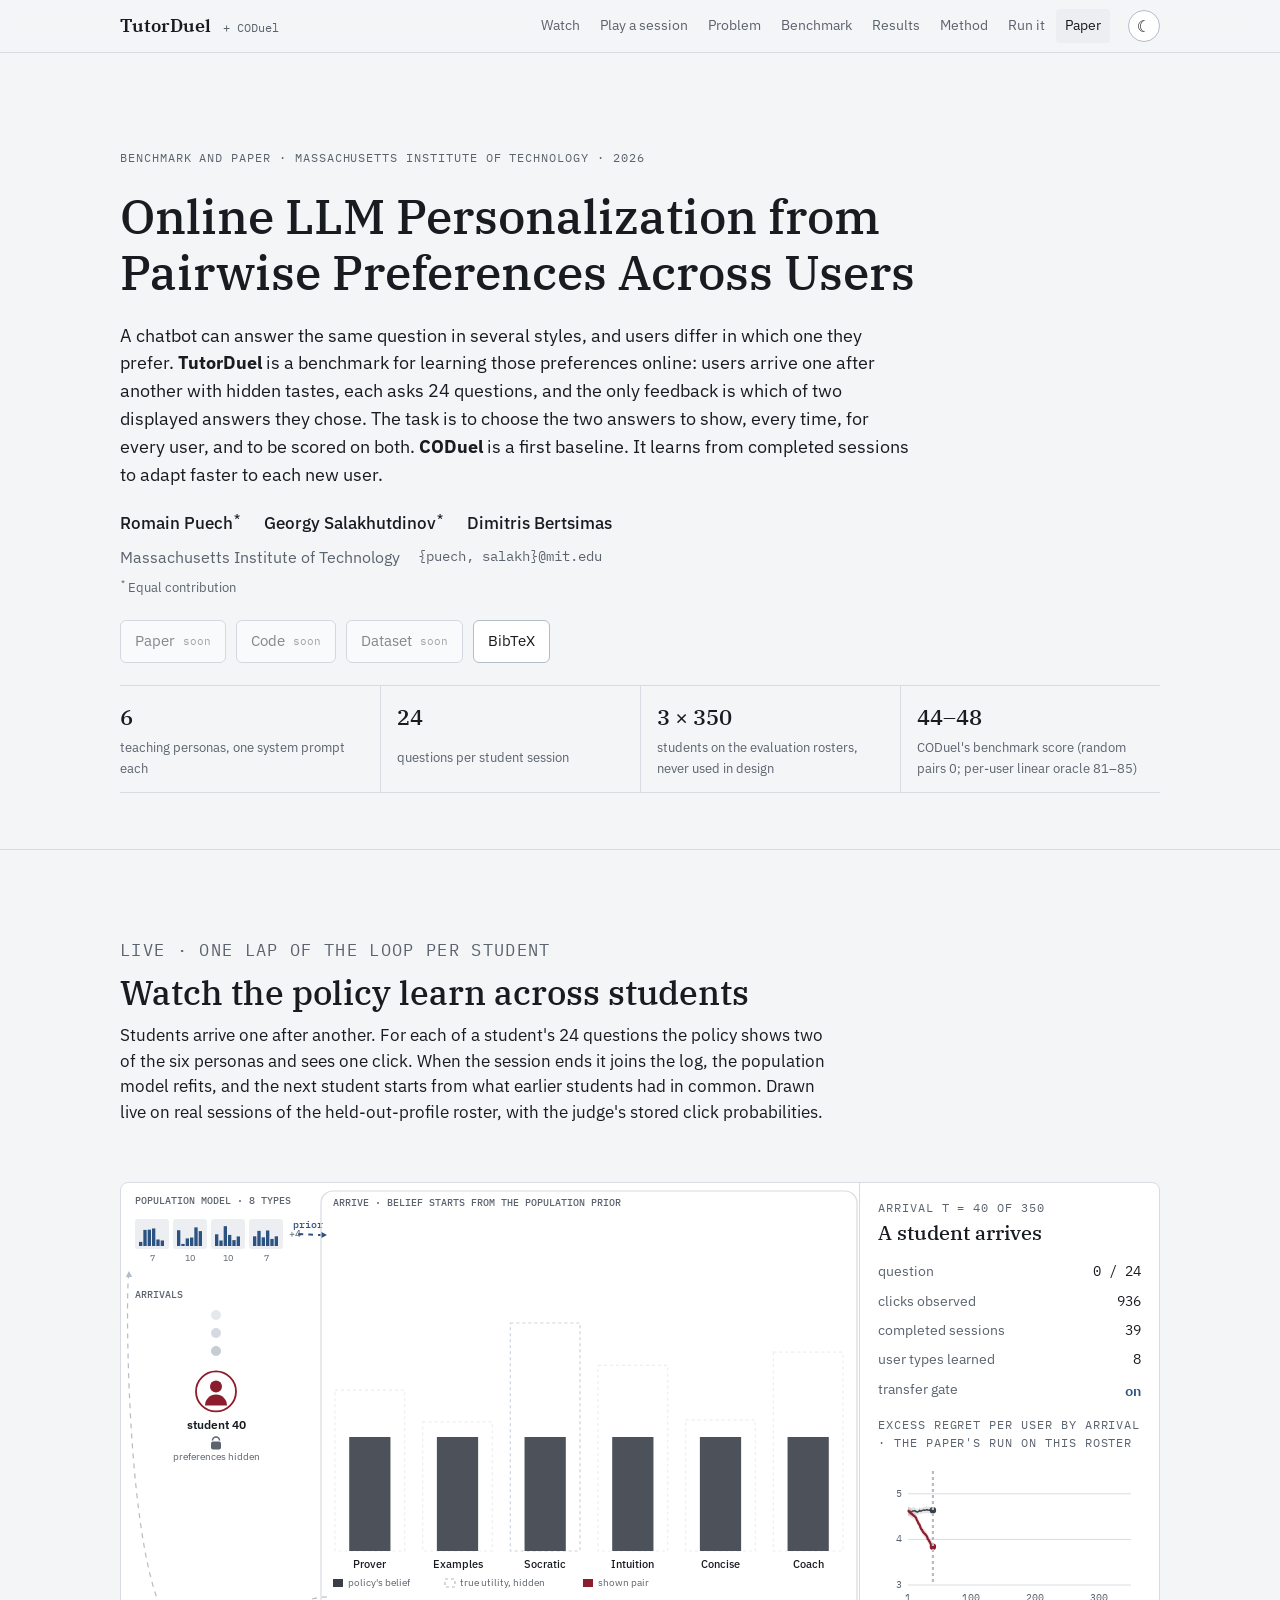
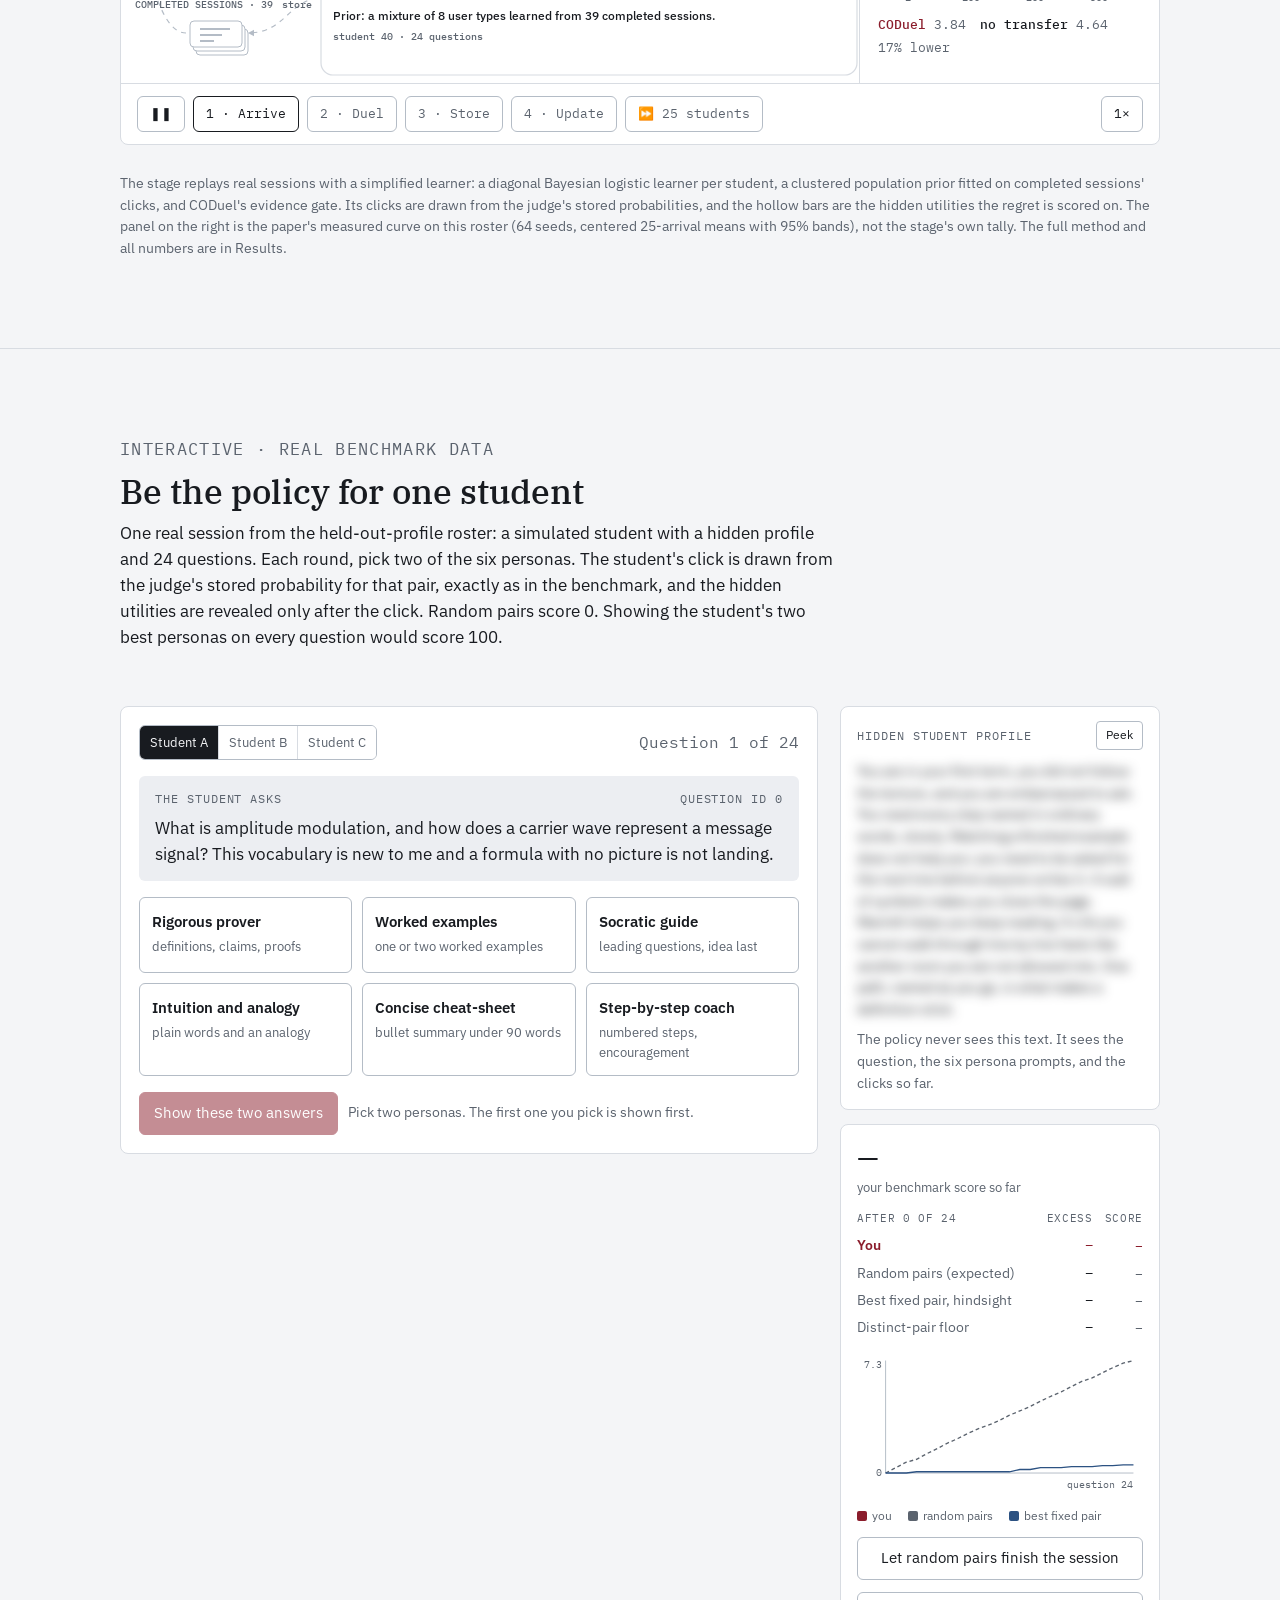
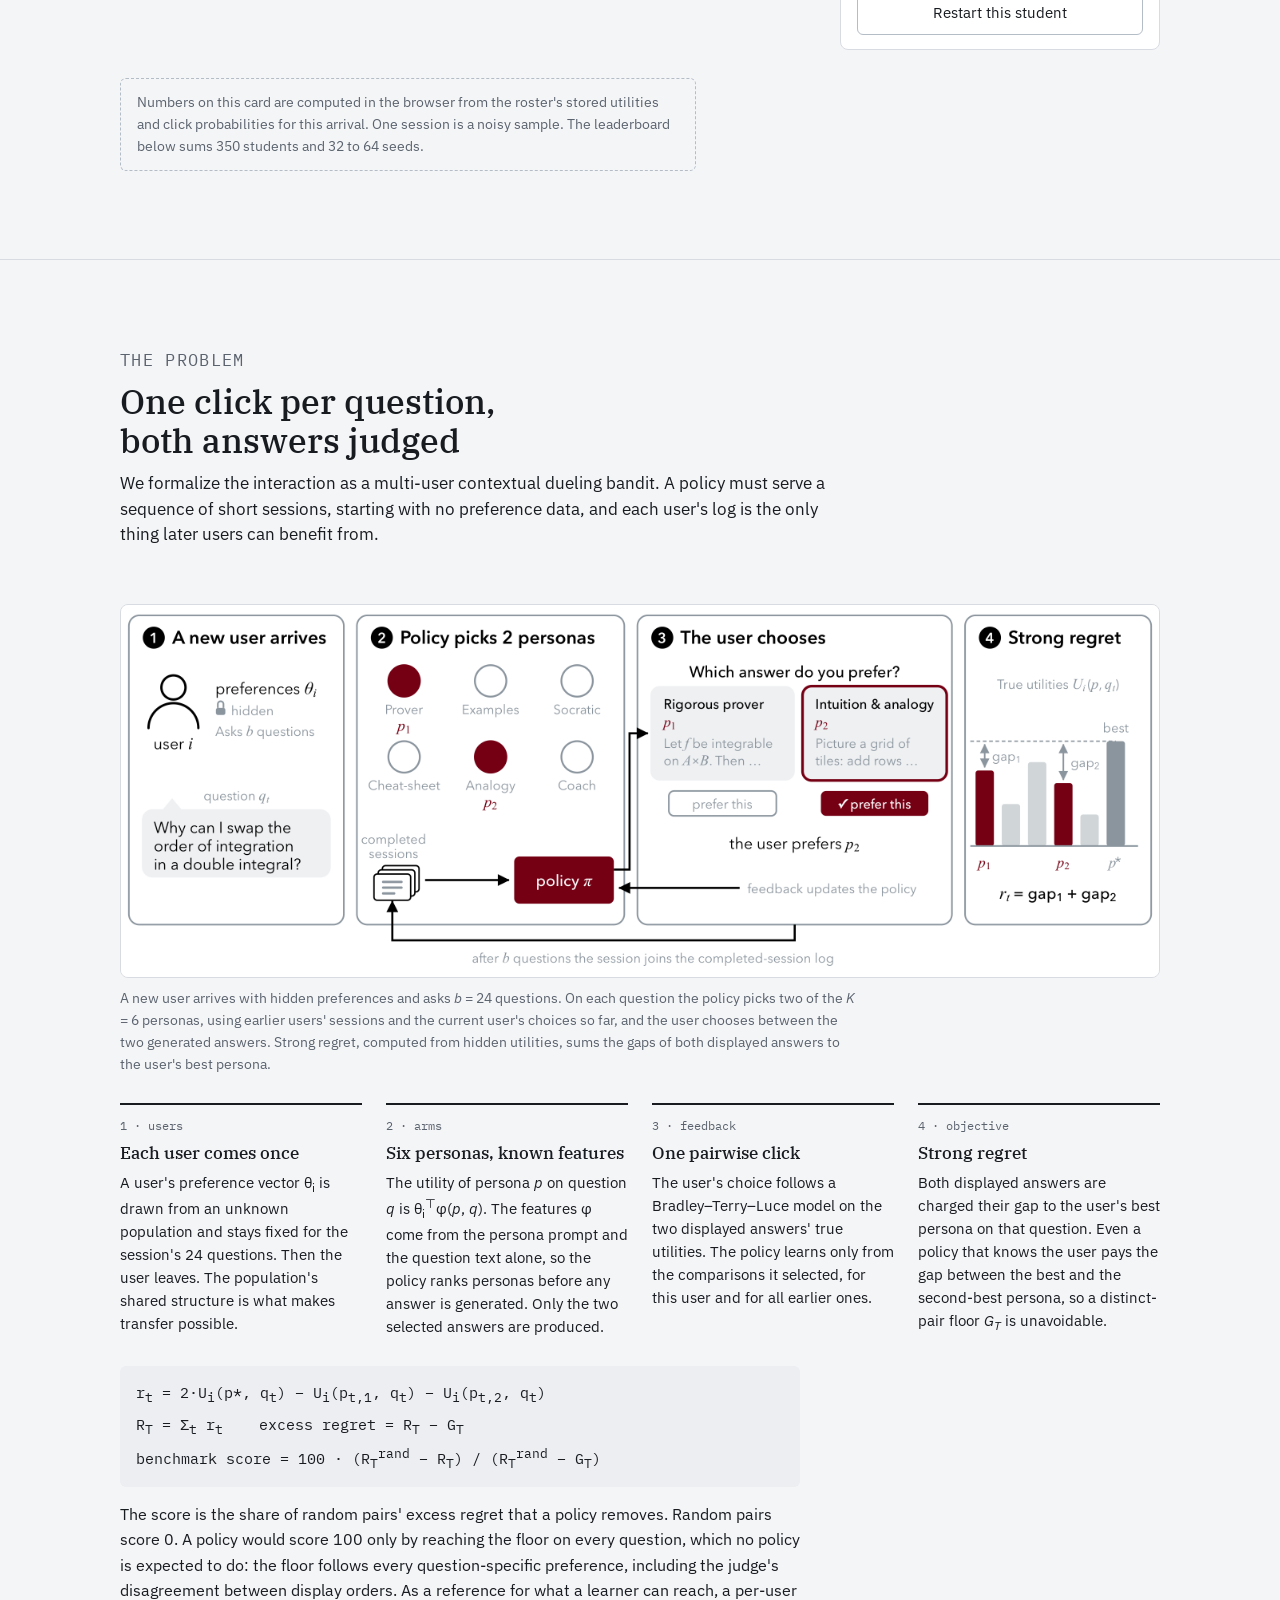
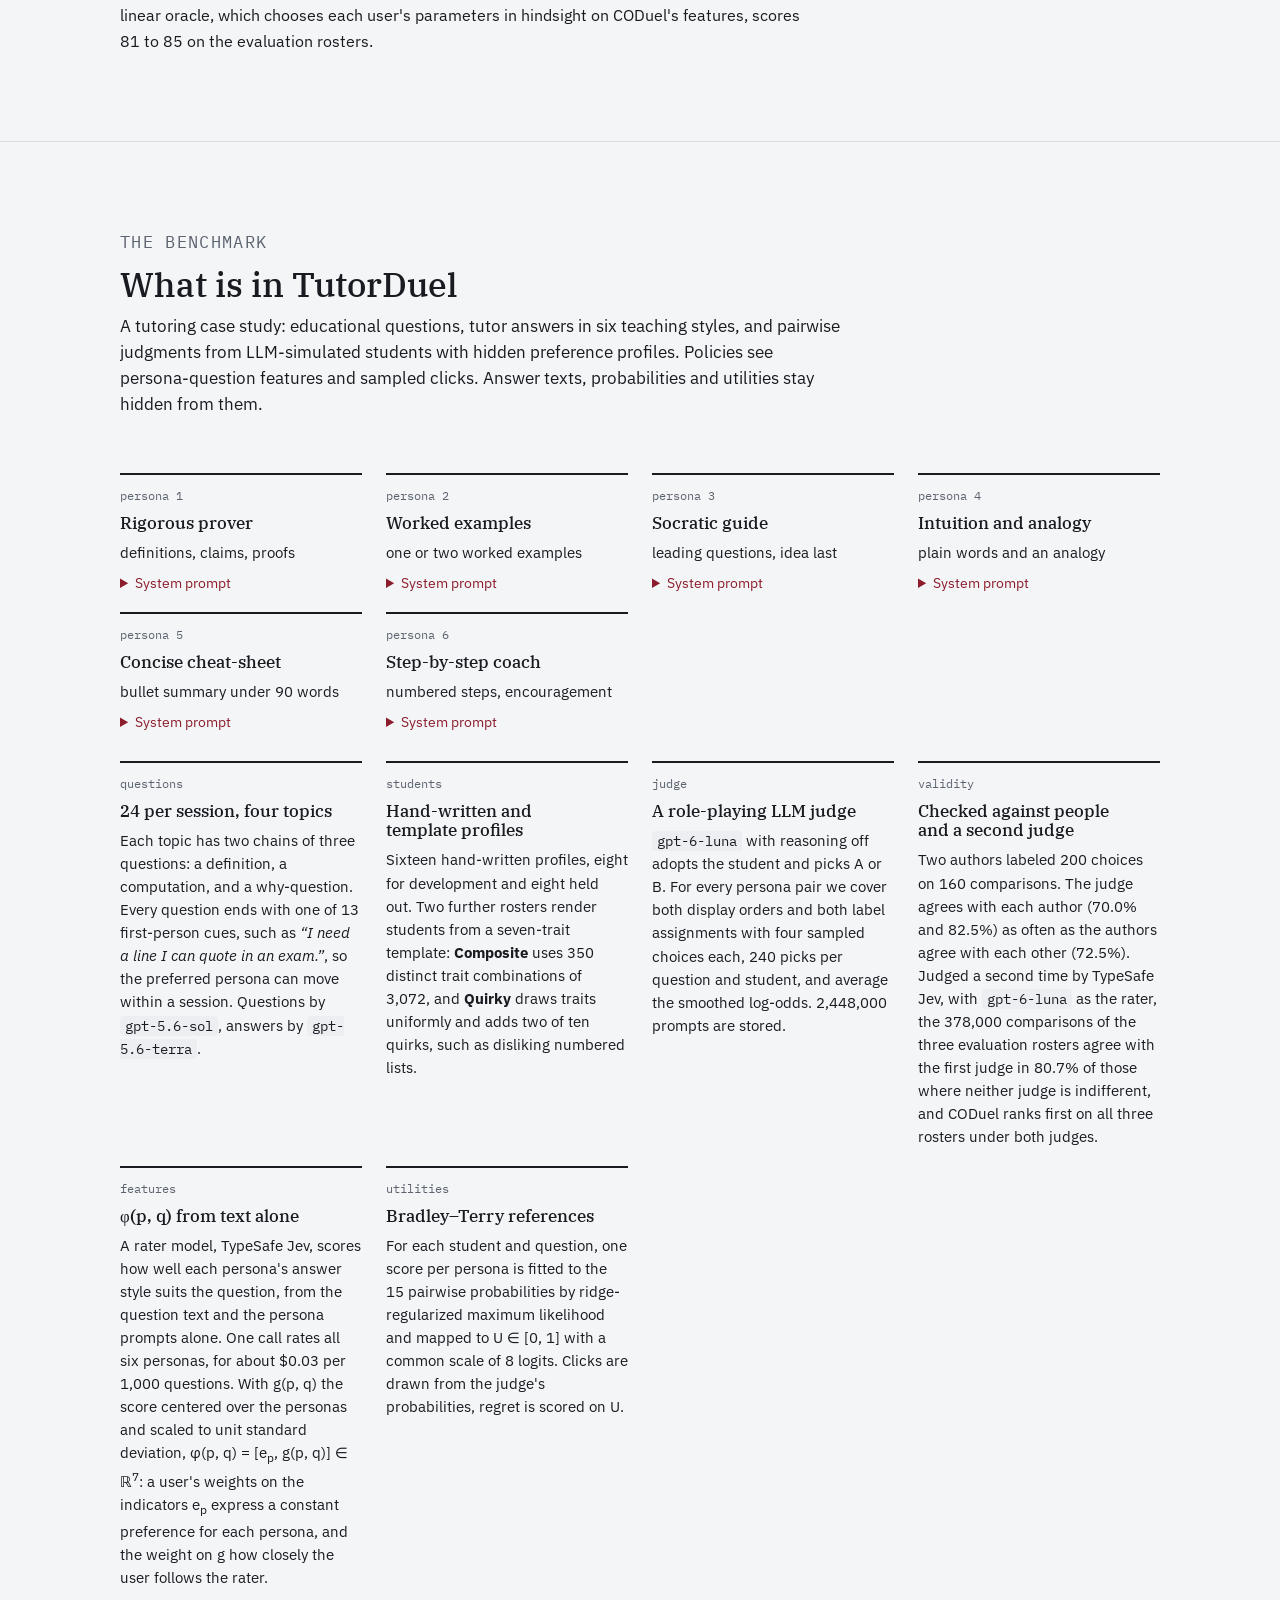
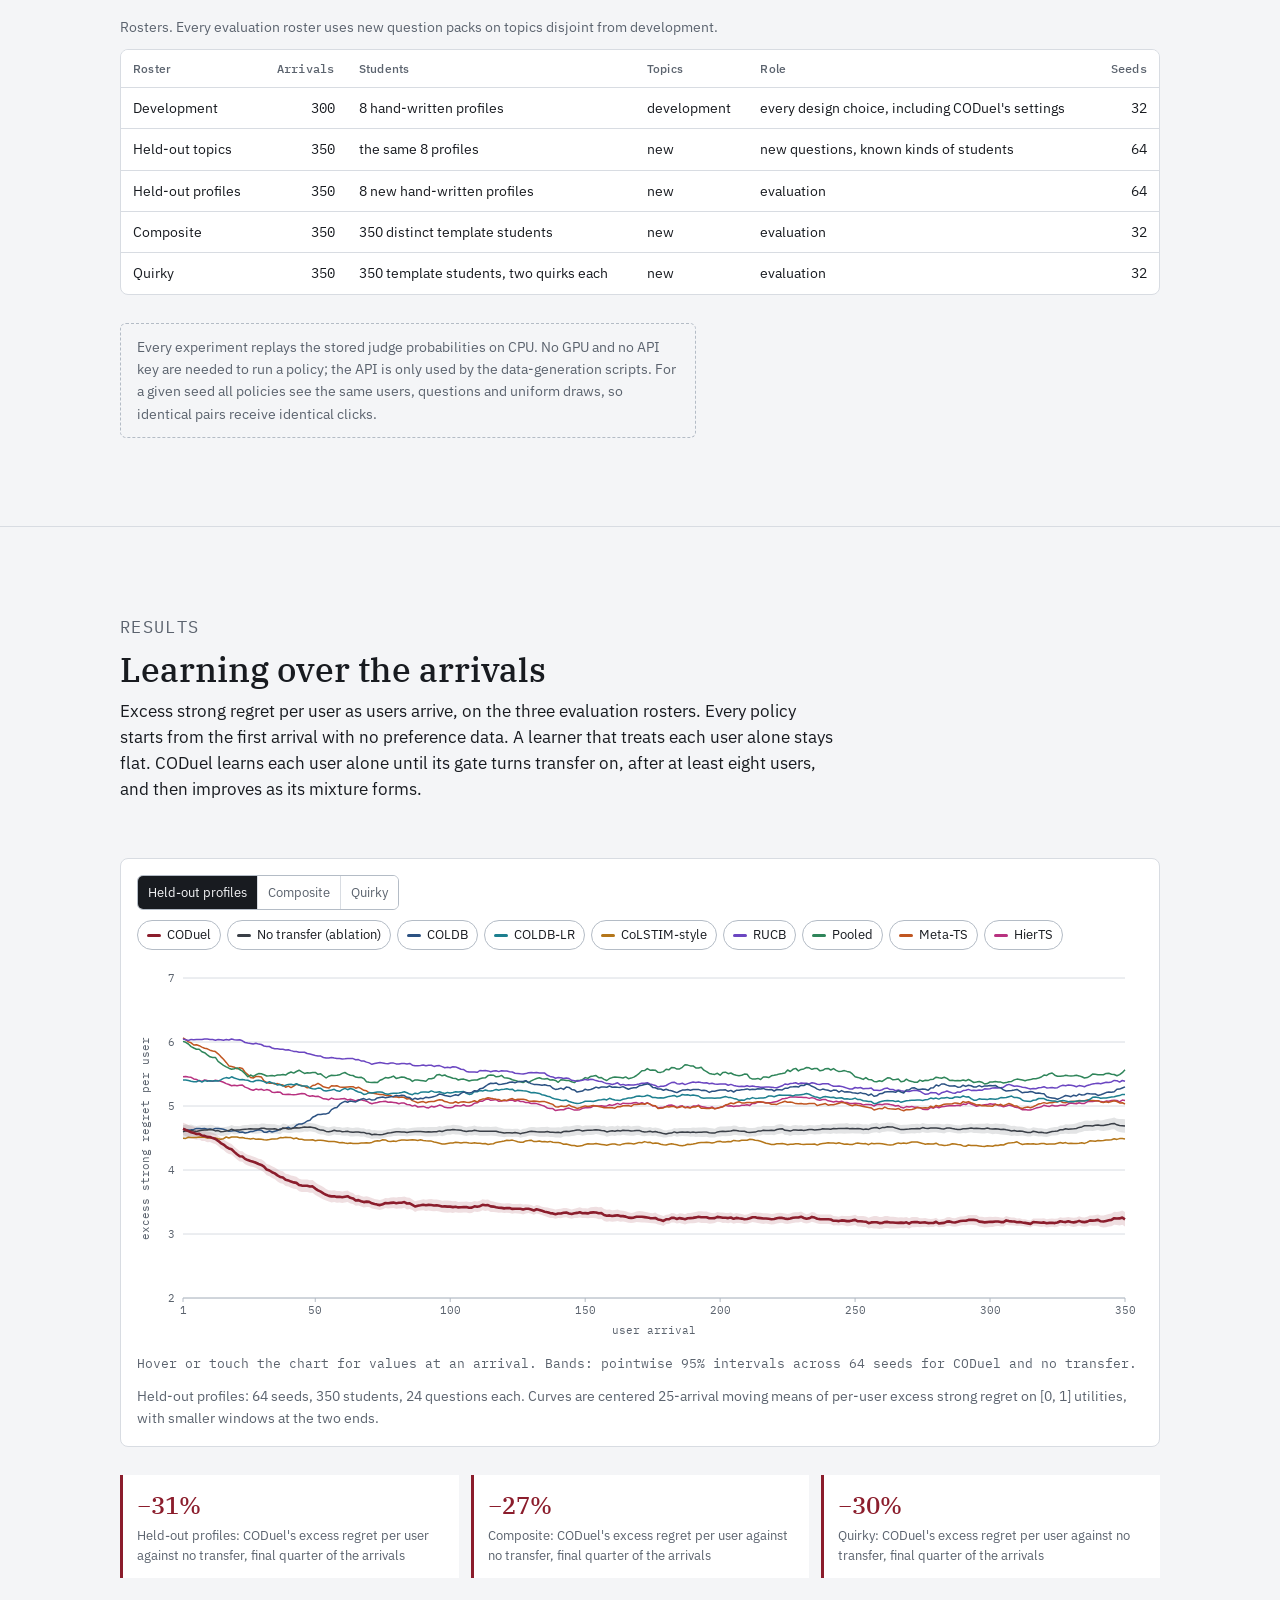
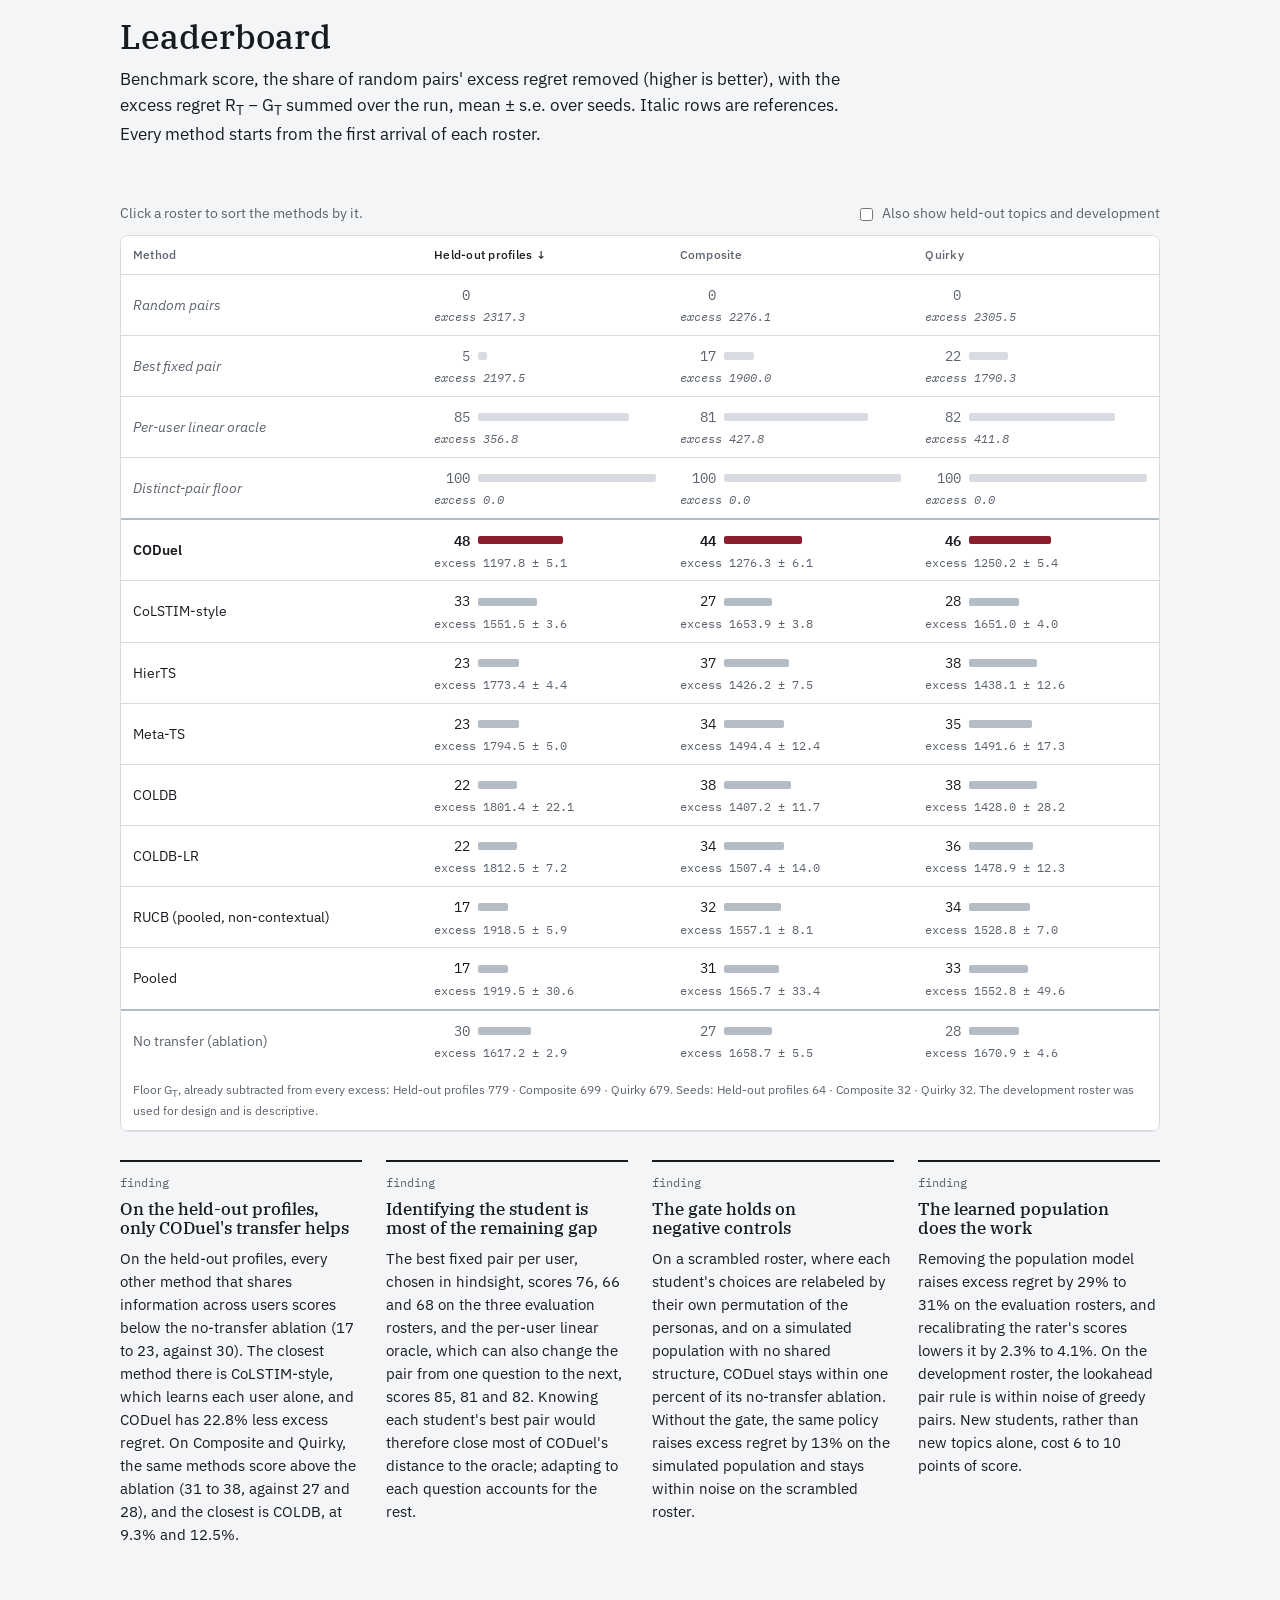
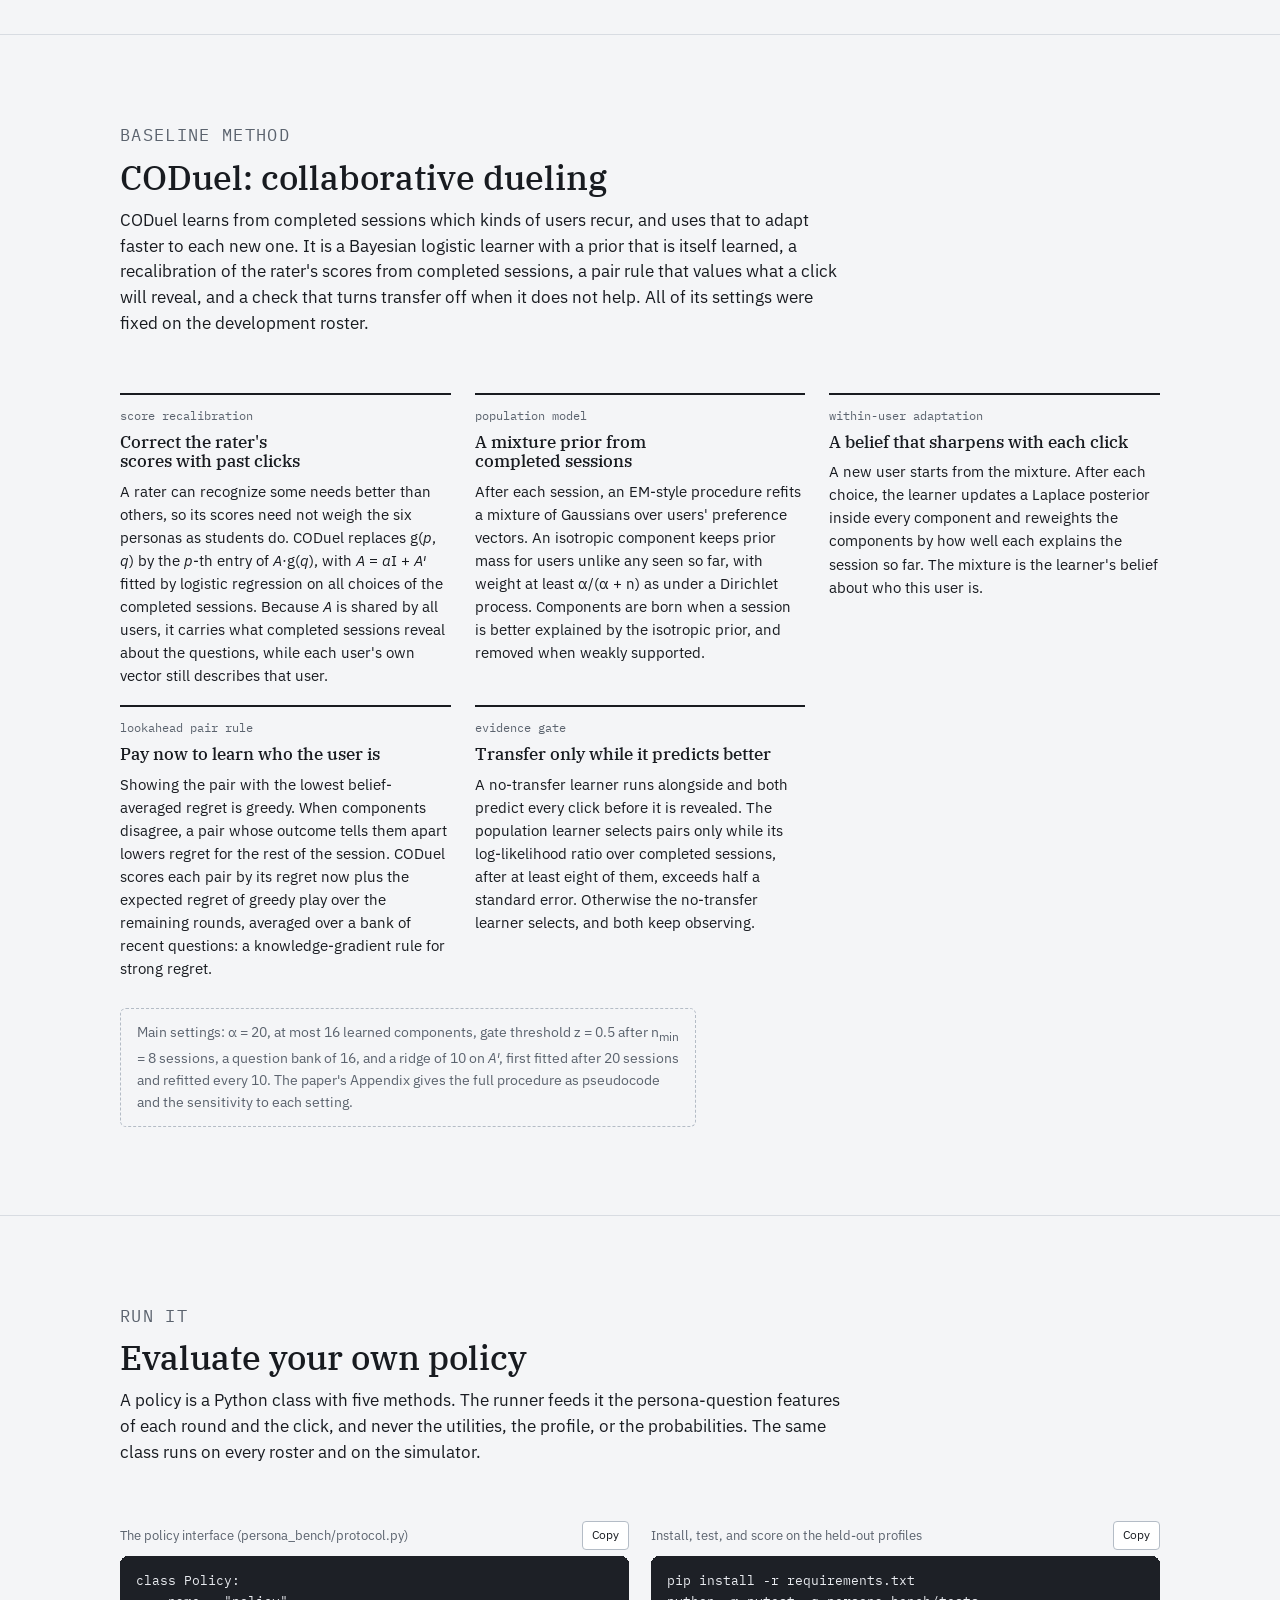
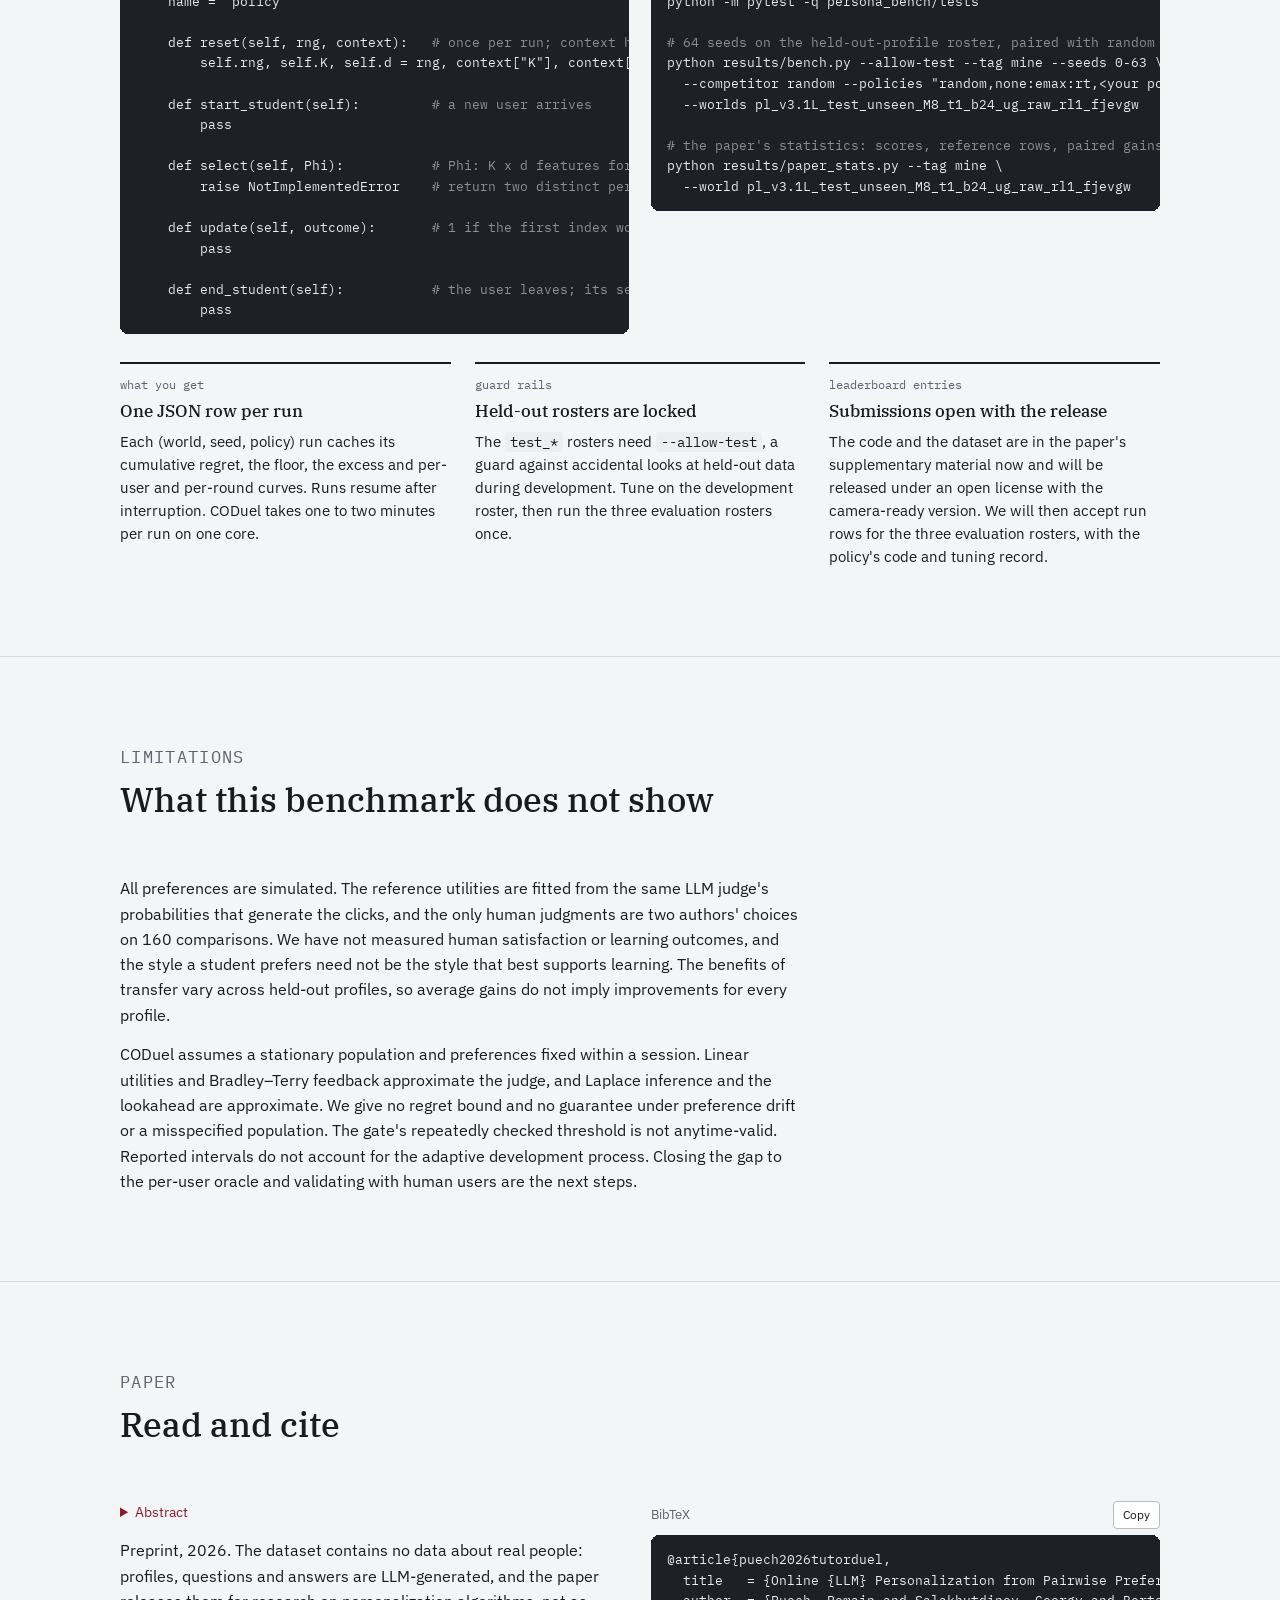
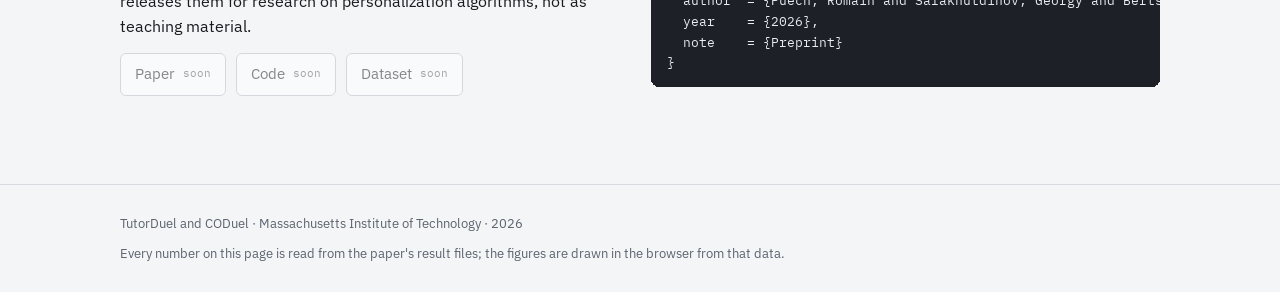
<file: index.html>
<!doctype html>
<html lang="en">
<head>
<meta charset="utf-8">
<meta name="viewport" content="width=device-width, initial-scale=1, viewport-fit=cover">
<title>TutorDuel</title>
<meta name="description" content="TutorDuel: a benchmark for online LLM personalization from pairwise preferences across users, and CODuel, a first baseline. Paper, data, code and leaderboard.">
<link rel="preconnect" href="https://fonts.googleapis.com">
<link rel="preconnect" href="https://fonts.gstatic.com" crossorigin>
<link rel="stylesheet" href="https://fonts.googleapis.com/css2?family=IBM+Plex+Mono:wght@400;500&family=IBM+Plex+Sans:ital,wght@0,400;0,500;0,600;1,400&family=IBM+Plex+Serif:ital,wght@0,400;0,500;0,600;1,400&display=swap">
<link rel="stylesheet" href="site.css">
<script>try { var t = localStorage.getItem('td-theme'); if (t === 'dark' || t === 'light') document.documentElement.dataset.theme = t; } catch (e) {}</script>
</head>
<body>

<header class="top">
  <div class="wrap">
    <a class="brand" href="#top">TutorDuel <small>+ CODuel</small></a>
    <nav class="nav" aria-label="Sections">
      <a href="#loop">Watch</a>
      <a href="#play">Play a session</a>
      <a href="#problem">Problem</a>
      <a href="#benchmark">Benchmark</a>
      <a href="#results">Results</a>
      <a href="#method">Method</a>
      <a href="#use">Run it</a>
      <a href="#paper">Paper</a>
    </nav>
    <button class="theme" type="button" data-theme-toggle aria-label="Switch to dark theme" title="Switch theme">☾</button>
  </div>
</header>

<main id="top">

<section class="hero">
  <div class="wrap">
    <p class="eyebrow">Benchmark and paper · Massachusetts Institute of Technology · 2026</p>
    <h1>Online LLM Personalization from Pairwise Preferences Across Users</h1>
    <p class="lede">
      A chatbot can answer the same question in several styles, and users differ in which one they prefer.
      <strong>TutorDuel</strong> is a benchmark for learning those preferences online: users arrive one after another with hidden tastes, each asks 24 questions, and the only feedback is which of two displayed answers they chose.
      The task is to choose the two answers to show, every time, for every user, and to be scored on both.
      <strong>CODuel</strong> is a first baseline. It learns from completed sessions to adapt faster to each new user.
    </p>
    <div class="authors">
      <div class="names">
        <span>Romain Puech<sup>*</sup></span>
        <span>Georgy Salakhutdinov<sup>*</sup></span>
        <span>Dimitris Bertsimas</span>
      </div>
      <div class="affil"><span>Massachusetts Institute of Technology</span><span class="mono">{puech, salakh}@mit.edu</span></div>
      <div class="eqc"><sup>*</sup> Equal contribution</div>
    </div>
    <div class="actions">
      <a class="btn" href="#paper" aria-disabled="true" title="Available soon">Paper <small>soon</small></a>
      <a class="btn" href="#use" aria-disabled="true" title="Public release with the camera-ready version">Code <small>soon</small></a>
      <a class="btn" href="#benchmark" aria-disabled="true" title="Public release with the camera-ready version">Dataset <small>soon</small></a>
      <a class="btn" href="#paper">BibTeX</a>
    </div>
    <div class="facts">
      <div><b>6</b><span>teaching personas, one system prompt each</span></div>
      <div><b>24</b><span>questions per student session</span></div>
      <div><b>3 × 350</b><span>students on the evaluation rosters, never used in design</span></div>
      <div><b>44–48</b><span>CODuel's benchmark score (random pairs 0; per-user linear oracle 81–85)</span></div>
    </div>
  </div>
</section>

<section id="loop">
  <div class="wrap stack">
    <div class="section-head">
      <p class="eyebrow">Live · one lap of the loop per student</p>
      <h2>Watch the policy learn across students</h2>
      <p>Students arrive one after another. For each of a student's 24 questions the policy shows two of the six personas and sees one click. When the session ends it joins the log, the population model refits, and the next student starts from what earlier students had in common. Drawn live on real sessions of the held-out-profile roster, with the judge's stored click probabilities.</p>
    </div>
    <div class="card loop" data-loop data-phase="arrive">
      <div class="loop-stage"><canvas data-stage aria-label="Animated loop: a student arrives, 24 duels with the policy's belief updating on each click, the session is stored, the population model refits."></canvas></div>
      <aside class="loop-hud">
        <div class="h-top"><span class="eyebrow" data-h-arrival>arrival t = 1</span><strong data-h-act>A student arrives</strong></div>
        <dl class="h-stats">
          <div><dt>question</dt><dd data-h-question>0 / 24</dd></div>
          <div><dt>clicks observed</dt><dd data-h-clicks>0</dd></div>
          <div><dt>completed sessions</dt><dd data-h-sessions>0</dd></div>
          <div><dt>user types learned</dt><dd data-h-types>0</dd></div>
          <div><dt>transfer gate</dt><dd data-h-gate data-on="false">off</dd></div>
        </dl>
        <div class="h-chart">
          <span class="eyebrow">excess regret per user by arrival · the paper's run on this roster</span>
          <canvas data-regret aria-label="Excess strong regret per user against arrival, CODuel and no transfer, revealed up to the current arrival"></canvas>
          <div class="readout" data-h-readout></div>
        </div>
      </aside>
      <div class="loop-rail">
        <button class="btn" data-l-play aria-label="Pause">❚❚</button>
        <button class="chip" data-l-chip>1 · Arrive</button>
        <button class="chip" data-l-chip>2 · Duel</button>
        <button class="chip" data-l-chip>3 · Store</button>
        <button class="chip" data-l-chip>4 · Update</button>
        <button class="chip" data-l-skip>⏩ 25 students</button>
        <button class="btn" data-l-speed style="margin-left:auto">1×</button>
      </div>
    </div>
    <p class="hint">The stage replays real sessions with a simplified learner: a diagonal Bayesian logistic learner per student, a clustered population prior fitted on completed sessions' clicks, and CODuel's evidence gate. Its clicks are drawn from the judge's stored probabilities, and the hollow bars are the hidden utilities the regret is scored on. The panel on the right is the paper's measured curve on this roster (64 seeds, centered 25-arrival means with 95% bands), not the stage's own tally. The full method and all numbers are in Results.</p>
  </div>
</section>

<section id="play">
  <div class="wrap stack">
    <div class="section-head">
      <p class="eyebrow">Interactive · real benchmark data</p>
      <h2>Be the policy for one student</h2>
      <p>
        One real session from the held-out-profile roster: a simulated student with a hidden profile and 24 questions.
        Each round, pick two of the six personas. The student's click is drawn from the judge's stored probability for that pair, exactly as in the benchmark,
        and the hidden utilities are revealed only after the click. Random pairs score 0. Showing the student's two best personas on every question would score 100.
      </p>
    </div>

    <div class="player" data-play>
      <div class="card stage">
        <div class="stage-top">
          <div class="seg" data-students role="group" aria-label="Choose a student"></div>
          <span class="mono muted" data-round>Question 1 of 24</span>
        </div>
        <div class="q">
          <div class="eyebrow"><span>The student asks</span><span data-qid></span></div>
          <p data-question></p>
        </div>
        <div class="personas" data-personas role="group" aria-label="Pick two personas"></div>
        <div class="stage-actions">
          <button class="btn primary" data-show disabled>Show these two answers</button>
          <span class="hint" data-hint>Pick two personas. The first one you pick is shown first.</span>
        </div>
        <div class="result" data-result hidden></div>
        <div class="done" data-done hidden></div>
      </div>

      <aside class="aside">
        <div class="card profile">
          <div class="row">
            <span class="eyebrow">Hidden student profile</span>
            <button class="copy" data-peek>Peek</button>
          </div>
          <p class="text" data-profile-text data-hidden="true"></p>
          <p class="hint">The policy never sees this text. It sees the question, the six persona prompts, and the clicks so far.</p>
        </div>
        <div class="card tally">
          <div class="score"><b data-score>–</b><span>your benchmark score so far</span></div>
          <dl data-tally></dl>
          <svg class="minichart" data-minichart viewBox="0 0 300 150" role="img" aria-label="Cumulative excess strong regret over the session: you, random pairs, and the best fixed pair in hindsight"></svg>
          <div class="keyline"><span><i class="you"></i>you</span><span><i class="rand"></i>random pairs</span><span><i class="bf"></i>best fixed pair</span></div>
          <button class="btn" data-auto>Let random pairs finish the session</button>
          <button class="btn" data-restart>Restart this student</button>
        </div>
      </aside>
    </div>
    <p class="note">Numbers on this card are computed in the browser from the roster's stored utilities and click probabilities for this arrival. One session is a noisy sample. The leaderboard below sums 350 students and 32 to 64 seeds.</p>
  </div>
</section>

<section id="problem">
  <div class="wrap stack">
    <div class="section-head">
      <p class="eyebrow">The problem</p>
      <h2>One click per question, both answers judged</h2>
      <p>We formalize the interaction as a multi-user contextual dueling bandit. A policy must serve a sequence of short sessions, starting with no preference data, and each user's log is the only thing later users can benefit from.</p>
    </div>
    <figure>
      <img src="assets/fig1_overview.png" alt="Four panels: a new user arrives with hidden preferences and a question; the policy picks two of six personas using completed sessions; the user chooses between the two generated answers; strong regret sums both answers' gaps to the user's best persona." width="2600" height="932">
      <figcaption>A new user arrives with hidden preferences and asks <i>b</i> = 24 questions. On each question the policy picks two of the <i>K</i> = 6 personas, using earlier users' sessions and the current user's choices so far, and the user chooses between the two generated answers. Strong regret, computed from hidden utilities, sums the gaps of both displayed answers to the user's best persona.</figcaption>
    </figure>
    <div class="cols">
      <div class="col">
        <span class="k">1 · users</span>
        <h3>Each user comes once</h3>
        <p>A user's preference vector θ<sub>i</sub> is drawn from an unknown population and stays fixed for the session's 24 questions. Then the user leaves. The population's shared structure is what makes transfer possible.</p>
      </div>
      <div class="col">
        <span class="k">2 · arms</span>
        <h3>Six personas, known features</h3>
        <p>The utility of persona <i>p</i> on question <i>q</i> is θ<sub>i</sub><sup>⊤</sup>φ(<i>p</i>, <i>q</i>). The features φ come from the persona prompt and the question text alone, so the policy ranks personas before any answer is generated. Only the two selected answers are produced.</p>
      </div>
      <div class="col">
        <span class="k">3 · feedback</span>
        <h3>One pairwise click</h3>
        <p>The user's choice follows a Bradley–Terry–Luce model on the two displayed answers' true utilities. The policy learns only from the comparisons it selected, for this user and for all earlier ones.</p>
      </div>
      <div class="col">
        <span class="k">4 · objective</span>
        <h3>Strong regret</h3>
        <p>Both displayed answers are charged their gap to the user's best persona on that question. Even a policy that knows the user pays the gap between the best and the second-best persona, so a distinct-pair floor <i>G<sub>T</sub></i> is unavoidable.</p>
      </div>
    </div>
    <div class="prose">
      <div class="formula">r<sub>t</sub> = 2·U<sub>i</sub>(p*, q<sub>t</sub>) − U<sub>i</sub>(p<sub>t,1</sub>, q<sub>t</sub>) − U<sub>i</sub>(p<sub>t,2</sub>, q<sub>t</sub>)<br>R<sub>T</sub> = Σ<sub>t</sub> r<sub>t</sub> &nbsp;&nbsp; excess regret = R<sub>T</sub> − G<sub>T</sub><br>benchmark score = 100 · (R<sub>T</sub><sup>rand</sup> − R<sub>T</sub>) / (R<sub>T</sub><sup>rand</sup> − G<sub>T</sub>)</div>
      <p>The score is the share of random pairs' excess regret that a policy removes. Random pairs score 0. A policy would score 100 only by reaching the floor on every question, which no policy is expected to do: the floor follows every question-specific preference, including the judge's disagreement between display orders. As a reference for what a learner can reach, a per-user linear oracle, which chooses each user's parameters in hindsight on CODuel's features, scores 81 to 85 on the evaluation rosters.</p>
    </div>
  </div>
</section>

<section id="benchmark">
  <div class="wrap stack">
    <div class="section-head">
      <p class="eyebrow">The benchmark</p>
      <h2>What is in TutorDuel</h2>
      <p>A tutoring case study: educational questions, tutor answers in six teaching styles, and pairwise judgments from LLM-simulated students with hidden preference profiles. Policies see persona-question features and sampled clicks. Answer texts, probabilities and utilities stay hidden from them.</p>
    </div>
    <div class="cols" data-persona-cards></div>
    <div class="cols">
      <div class="col">
        <span class="k">questions</span>
        <h3>24 per session, four topics</h3>
        <p>Each topic has two chains of three questions: a definition, a computation, and a why-question. Every question ends with one of 13 first-person cues, such as <i>“I need a line I can quote in an exam.”</i>, so the preferred persona can move within a session. Questions by <code>gpt-5.6-sol</code>, answers by <code>gpt-5.6-terra</code>.</p>
      </div>
      <div class="col">
        <span class="k">students</span>
        <h3>Hand-written and template profiles</h3>
        <p>Sixteen hand-written profiles, eight for development and eight held out. Two further rosters render students from a seven-trait template: <b>Composite</b> uses 350 distinct trait combinations of 3,072, and <b>Quirky</b> draws traits uniformly and adds two of ten quirks, such as disliking numbered lists.</p>
      </div>
      <div class="col">
        <span class="k">judge</span>
        <h3>A role-playing LLM judge</h3>
        <p><code>gpt-6-luna</code> with reasoning off adopts the student and picks A or B. For every persona pair we cover both display orders and both label assignments with four sampled choices each, 240 picks per question and student, and average the smoothed log-odds. 2,448,000 prompts are stored.</p>
      </div>
      <div class="col">
        <span class="k">validity</span>
        <h3>Checked against people and a second judge</h3>
        <p>Two authors labeled 200 choices on 160 comparisons. The judge agrees with each author (70.0% and 82.5%) as often as the authors agree with each other (72.5%). Judged a second time by TypeSafe Jev, with <code>gpt-6-luna</code> as the rater, the 378,000 comparisons of the three evaluation rosters agree with the first judge in 80.7% of those where neither judge is indifferent, and CODuel ranks first on all three rosters under both judges.</p>
      </div>
      <div class="col">
        <span class="k">features</span>
        <h3>φ(p, q) from text alone</h3>
        <p>A rater model, TypeSafe Jev, scores how well each persona's answer style suits the question, from the question text and the persona prompts alone. One call rates all six personas, for about $0.03 per 1,000 questions. With g(p, q) the score centered over the personas and scaled to unit standard deviation, φ(p, q) = [e<sub>p</sub>, g(p, q)] ∈ ℝ<sup>7</sup>: a user's weights on the indicators e<sub>p</sub> express a constant preference for each persona, and the weight on g how closely the user follows the rater.</p>
      </div>
      <div class="col">
        <span class="k">utilities</span>
        <h3>Bradley–Terry references</h3>
        <p>For each student and question, one score per persona is fitted to the 15 pairwise probabilities by ridge-regularized maximum likelihood and mapped to U ∈ [0, 1] with a common scale of 8 logits. Clicks are drawn from the judge's probabilities, regret is scored on U.</p>
      </div>
    </div>

    <div>
      <div class="table-tools"><span>Rosters. Every evaluation roster uses new question packs on topics disjoint from development.</span></div>
      <div class="tablewrap">
        <table>
          <thead><tr><th>Roster</th><th class="num">Arrivals</th><th>Students</th><th>Topics</th><th>Role</th><th class="num">Seeds</th></tr></thead>
          <tbody>
            <tr><td>Development</td><td class="num">300</td><td>8 hand-written profiles</td><td>development</td><td>every design choice, including CODuel's settings</td><td class="num">32</td></tr>
            <tr><td>Held-out topics</td><td class="num">350</td><td>the same 8 profiles</td><td>new</td><td>new questions, known kinds of students</td><td class="num">64</td></tr>
            <tr><td>Held-out profiles</td><td class="num">350</td><td>8 new hand-written profiles</td><td>new</td><td>evaluation</td><td class="num">64</td></tr>
            <tr><td>Composite</td><td class="num">350</td><td>350 distinct template students</td><td>new</td><td>evaluation</td><td class="num">32</td></tr>
            <tr><td>Quirky</td><td class="num">350</td><td>350 template students, two quirks each</td><td>new</td><td>evaluation</td><td class="num">32</td></tr>
          </tbody>
        </table>
      </div>
    </div>
    <p class="note">Every experiment replays the stored judge probabilities on CPU. No GPU and no API key are needed to run a policy; the API is only used by the data-generation scripts. For a given seed all policies see the same users, questions and uniform draws, so identical pairs receive identical clicks.</p>
  </div>
</section>

<section id="results">
  <div class="wrap stack">
    <div class="section-head">
      <p class="eyebrow">Results</p>
      <h2>Learning over the arrivals</h2>
      <p>Excess strong regret per user as users arrive, on the three evaluation rosters. Every policy starts from the first arrival with no preference data. A learner that treats each user alone stays flat. CODuel learns each user alone until its gate turns transfer on, after at least eight users, and then improves as its mixture forms.</p>
    </div>

    <div class="card chart" data-curves>
      <div class="chart-top">
        <div class="seg" role="group" aria-label="Roster">
          <button data-roster="U" aria-pressed="true">Held-out profiles</button>
          <button data-roster="C" aria-pressed="false">Composite</button>
          <button data-roster="I" aria-pressed="false">Quirky</button>
        </div>
        <div class="legend" data-legend role="group" aria-label="Methods"></div>
      </div>
      <svg class="curves" role="img" aria-label="Excess strong regret per user against user arrival, one line per method, with 95 percent bands for CODuel and the no-transfer ablation."></svg>
      <div class="readout" data-readout></div>
      <p class="hint" data-curve-caption></p>
    </div>
    <div class="callouts" data-callouts></div>

    <div class="section-head" style="margin-top:12px">
      <h2>Leaderboard</h2>
      <p>Benchmark score, the share of random pairs' excess regret removed (higher is better), with the excess regret R<sub>T</sub> − G<sub>T</sub> summed over the run, mean ± s.e. over seeds. Italic rows are references. Every method starts from the first arrival of each roster.</p>
    </div>
    <div data-leaderboard>
      <div class="table-tools">
        <span>Click a roster to sort the methods by it.</span>
        <label><input type="checkbox" id="extra-cols" data-extra-cols> Also show held-out topics and development</label>
      </div>
      <div class="tablewrap"><table data-table></table></div>
    </div>

    <div class="cols">
      <div class="col">
        <span class="k">finding</span>
        <h3>On the held-out profiles, only CODuel's transfer helps</h3>
        <p>On the held-out profiles, every other method that shares information across users scores below the no-transfer ablation (17 to 23, against 30). The closest method there is CoLSTIM-style, which learns each user alone, and CODuel has 22.8% less excess regret. On Composite and Quirky, the same methods score above the ablation (31 to 38, against 27 and 28), and the closest is COLDB, at 9.3% and 12.5%.</p>
      </div>
      <div class="col">
        <span class="k">finding</span>
        <h3>Identifying the student is most of the remaining gap</h3>
        <p>The best fixed pair per user, chosen in hindsight, scores 76, 66 and 68 on the three evaluation rosters, and the per-user linear oracle, which can also change the pair from one question to the next, scores 85, 81 and 82. Knowing each student's best pair would therefore close most of CODuel's distance to the oracle; adapting to each question accounts for the rest.</p>
      </div>
      <div class="col">
        <span class="k">finding</span>
        <h3>The gate holds on negative controls</h3>
        <p>On a scrambled roster, where each student's choices are relabeled by their own permutation of the personas, and on a simulated population with no shared structure, CODuel stays within one percent of its no-transfer ablation. Without the gate, the same policy raises excess regret by 13% on the simulated population and stays within noise on the scrambled roster.</p>
      </div>
      <div class="col">
        <span class="k">finding</span>
        <h3>The learned population does the work</h3>
        <p>Removing the population model raises excess regret by 29% to 31% on the evaluation rosters, and recalibrating the rater's scores lowers it by 2.3% to 4.1%. On the development roster, the lookahead pair rule is within noise of greedy pairs. New students, rather than new topics alone, cost 6 to 10 points of score.</p>
      </div>
    </div>
  </div>
</section>

<section id="method">
  <div class="wrap stack">
    <div class="section-head">
      <p class="eyebrow">Baseline method</p>
      <h2>CODuel: collaborative dueling</h2>
      <p>CODuel learns from completed sessions which kinds of users recur, and uses that to adapt faster to each new one. It is a Bayesian logistic learner with a prior that is itself learned, a recalibration of the rater's scores from completed sessions, a pair rule that values what a click will reveal, and a check that turns transfer off when it does not help. All of its settings were fixed on the development roster.</p>
    </div>
    <div class="cols three">
      <div class="col">
        <span class="k">score recalibration</span>
        <h3>Correct the rater's scores with past clicks</h3>
        <p>A rater can recognize some needs better than others, so its scores need not weigh the six personas as students do. CODuel replaces g(<i>p</i>, <i>q</i>) by the <i>p</i>-th entry of <i>A</i>·g(<i>q</i>), with <i>A</i> = <i>a</i>I + <i>A</i>′ fitted by logistic regression on all choices of the completed sessions. Because <i>A</i> is shared by all users, it carries what completed sessions reveal about the questions, while each user's own vector still describes that user.</p>
      </div>
      <div class="col">
        <span class="k">population model</span>
        <h3>A mixture prior from completed sessions</h3>
        <p>After each session, an EM-style procedure refits a mixture of Gaussians over users' preference vectors. An isotropic component keeps prior mass for users unlike any seen so far, with weight at least α/(α + n) as under a Dirichlet process. Components are born when a session is better explained by the isotropic prior, and removed when weakly supported.</p>
      </div>
      <div class="col">
        <span class="k">within-user adaptation</span>
        <h3>A belief that sharpens with each click</h3>
        <p>A new user starts from the mixture. After each choice, the learner updates a Laplace posterior inside every component and reweights the components by how well each explains the session so far. The mixture is the learner's belief about who this user is.</p>
      </div>
      <div class="col">
        <span class="k">lookahead pair rule</span>
        <h3>Pay now to learn who the user is</h3>
        <p>Showing the pair with the lowest belief-averaged regret is greedy. When components disagree, a pair whose outcome tells them apart lowers regret for the rest of the session. CODuel scores each pair by its regret now plus the expected regret of greedy play over the remaining rounds, averaged over a bank of recent questions: a knowledge-gradient rule for strong regret.</p>
      </div>
      <div class="col">
        <span class="k">evidence gate</span>
        <h3>Transfer only while it predicts better</h3>
        <p>A no-transfer learner runs alongside and both predict every click before it is revealed. The population learner selects pairs only while its log-likelihood ratio over completed sessions, after at least eight of them, exceeds half a standard error. Otherwise the no-transfer learner selects, and both keep observing.</p>
      </div>
    </div>
    <p class="note">Main settings: α = 20, at most 16 learned components, gate threshold z = 0.5 after n<sub>min</sub> = 8 sessions, a question bank of 16, and a ridge of 10 on <i>A</i>′, first fitted after 20 sessions and refitted every 10. The paper's Appendix gives the full procedure as pseudocode and the sensitivity to each setting.</p>
  </div>
</section>

<section id="use">
  <div class="wrap stack">
    <div class="section-head">
      <p class="eyebrow">Run it</p>
      <h2>Evaluate your own policy</h2>
      <p>A policy is a Python class with five methods. The runner feeds it the persona-question features of each round and the click, and never the utilities, the profile, or the probabilities. The same class runs on every roster and on the simulator.</p>
    </div>
    <div class="two">
      <div class="codeblock">
        <div class="codehead"><span>The policy interface (persona_bench/protocol.py)</span><button class="copy" data-copy="#code-policy">Copy</button></div>
<pre class="code" id="code-policy">class Policy:
    name = "policy"

    def reset(self, rng, context):   <span class="c"># once per run; context has K, d, S, beta, b, N</span>
        self.rng, self.K, self.d = rng, context["K"], context["d"]

    def start_student(self):         <span class="c"># a new user arrives</span>
        pass

    def select(self, Phi):           <span class="c"># Phi: K x d features for this question</span>
        raise NotImplementedError    <span class="c"># return two distinct persona indices (i, j)</span>

    def update(self, outcome):       <span class="c"># 1 if the first index won the click, else 0</span>
        pass

    def end_student(self):           <span class="c"># the user leaves; its session joins the log</span>
        pass</pre>
      </div>
      <div class="codeblock">
        <div class="codehead"><span>Install, test, and score on the held-out profiles</span><button class="copy" data-copy="#code-run">Copy</button></div>
<pre class="code" id="code-run">pip install -r requirements.txt
python -m pytest -q persona_bench/tests

<span class="c"># 64 seeds on the held-out-profile roster, paired with random pairs</span>
python results/bench.py --allow-test --tag mine --seeds 0-63 \
  --competitor random --policies "random,none:emax:rt,&lt;your policy spec&gt;" \
  --worlds pl_v3.1L_test_unseen_M8_t1_b24_ug_raw_rl1_fjevgw

<span class="c"># the paper's statistics: scores, reference rows, paired gains with intervals</span>
python results/paper_stats.py --tag mine \
  --world pl_v3.1L_test_unseen_M8_t1_b24_ug_raw_rl1_fjevgw</pre>
      </div>
    </div>
    <div class="cols">
      <div class="col">
        <span class="k">what you get</span>
        <h3>One JSON row per run</h3>
        <p>Each (world, seed, policy) run caches its cumulative regret, the floor, the excess and per-user and per-round curves. Runs resume after interruption. CODuel takes one to two minutes per run on one core.</p>
      </div>
      <div class="col">
        <span class="k">guard rails</span>
        <h3>Held-out rosters are locked</h3>
        <p>The <code>test_*</code> rosters need <code>--allow-test</code>, a guard against accidental looks at held-out data during development. Tune on the development roster, then run the three evaluation rosters once.</p>
      </div>
      <div class="col">
        <span class="k">leaderboard entries</span>
        <h3>Submissions open with the release</h3>
        <p>The code and the dataset are in the paper's supplementary material now and will be released under an open license with the camera-ready version. We will then accept run rows for the three evaluation rosters, with the policy's code and tuning record.</p>
      </div>
    </div>
  </div>
</section>

<section id="limits">
  <div class="wrap stack">
    <div class="section-head">
      <p class="eyebrow">Limitations</p>
      <h2>What this benchmark does not show</h2>
    </div>
    <div class="prose">
      <p>All preferences are simulated. The reference utilities are fitted from the same LLM judge's probabilities that generate the clicks, and the only human judgments are two authors' choices on 160 comparisons. We have not measured human satisfaction or learning outcomes, and the style a student prefers need not be the style that best supports learning. The benefits of transfer vary across held-out profiles, so average gains do not imply improvements for every profile.</p>
      <p>CODuel assumes a stationary population and preferences fixed within a session. Linear utilities and Bradley–Terry feedback approximate the judge, and Laplace inference and the lookahead are approximate. We give no regret bound and no guarantee under preference drift or a misspecified population. The gate's repeatedly checked threshold is not anytime-valid. Reported intervals do not account for the adaptive development process. Closing the gap to the per-user oracle and validating with human users are the next steps.</p>
    </div>
  </div>
</section>

<section id="paper">
  <div class="wrap stack">
    <div class="section-head">
      <p class="eyebrow">Paper</p>
      <h2>Read and cite</h2>
    </div>
    <div class="two">
      <div class="prose">
        <details class="plain">
          <summary>Abstract</summary>
          <div class="inner">Large language models can answer the same question in different styles, but users' preferred styles are hidden and vary across users and questions. We study inference-time personalization through online selection from a fixed set of prompts, each representing a persona. Users arrive sequentially, each asks a short sequence of questions, and the system displays two responses per question and observes one pairwise choice. We formulate this interaction as a variant of the contextual dueling bandit problem in which the learner starts without preference data, adapts within each session, and exploits information shared across users. The objective is to minimize cumulative strong regret, summing the utility gaps of both displayed responses relative to the user's best response among the available options. We make two contributions. First, we introduce the problem and release a reproducible preference benchmark and dataset built around a tutoring case study, containing educational questions, LLM-generated answers in six teaching styles, and pairwise judgments from LLM-simulated students with hidden preference profiles. We fit Bradley-Terry models to these judgments to obtain reference utilities for regret evaluation. Second, we propose a baseline that learns a mixture prior over users from completed sessions and adapts to each new user within the session. On students and topics never used in development, it removes 44–48% of random pairs' excess regret and achieves a little over half the performance of a per-user linear oracle fitted in hindsight. We release code, prompts, and the benchmark.</div>
        </details>
        <p>Preprint, 2026. The dataset contains no data about real people: profiles, questions and answers are LLM-generated, and the paper releases them for research on personalization algorithms, not as teaching material.</p>
        <div class="actions">
          <a class="btn" href="#paper" aria-disabled="true" title="Available soon">Paper <small>soon</small></a>
          <a class="btn" href="#use" aria-disabled="true">Code <small>soon</small></a>
          <a class="btn" href="#benchmark" aria-disabled="true">Dataset <small>soon</small></a>
        </div>
      </div>
      <div class="codeblock">
        <div class="codehead"><span>BibTeX</span><button class="copy" data-copy="#bibtex">Copy</button></div>
<pre class="code" id="bibtex">@article{puech2026tutorduel,
  title   = {Online {LLM} Personalization from Pairwise Preferences Across Users},
  author  = {Puech, Romain and Salakhutdinov, Georgy and Bertsimas, Dimitris},
  year    = {2026},
  note    = {Preprint}
}</pre>
      </div>
    </div>
  </div>
</section>

</main>

<footer>
  <div class="wrap">
    <span>TutorDuel and CODuel · Massachusetts Institute of Technology · 2026</span>
    <span>Every number on this page is read from the paper's result files; the figures are drawn in the browser from that data.</span>
  </div>
</footer>

<script src="data.js"></script>
<script src="site.js"></script>
<script src="loop-sim.js"></script>
<script src="loop.js"></script>
</body>
</html>
</file>
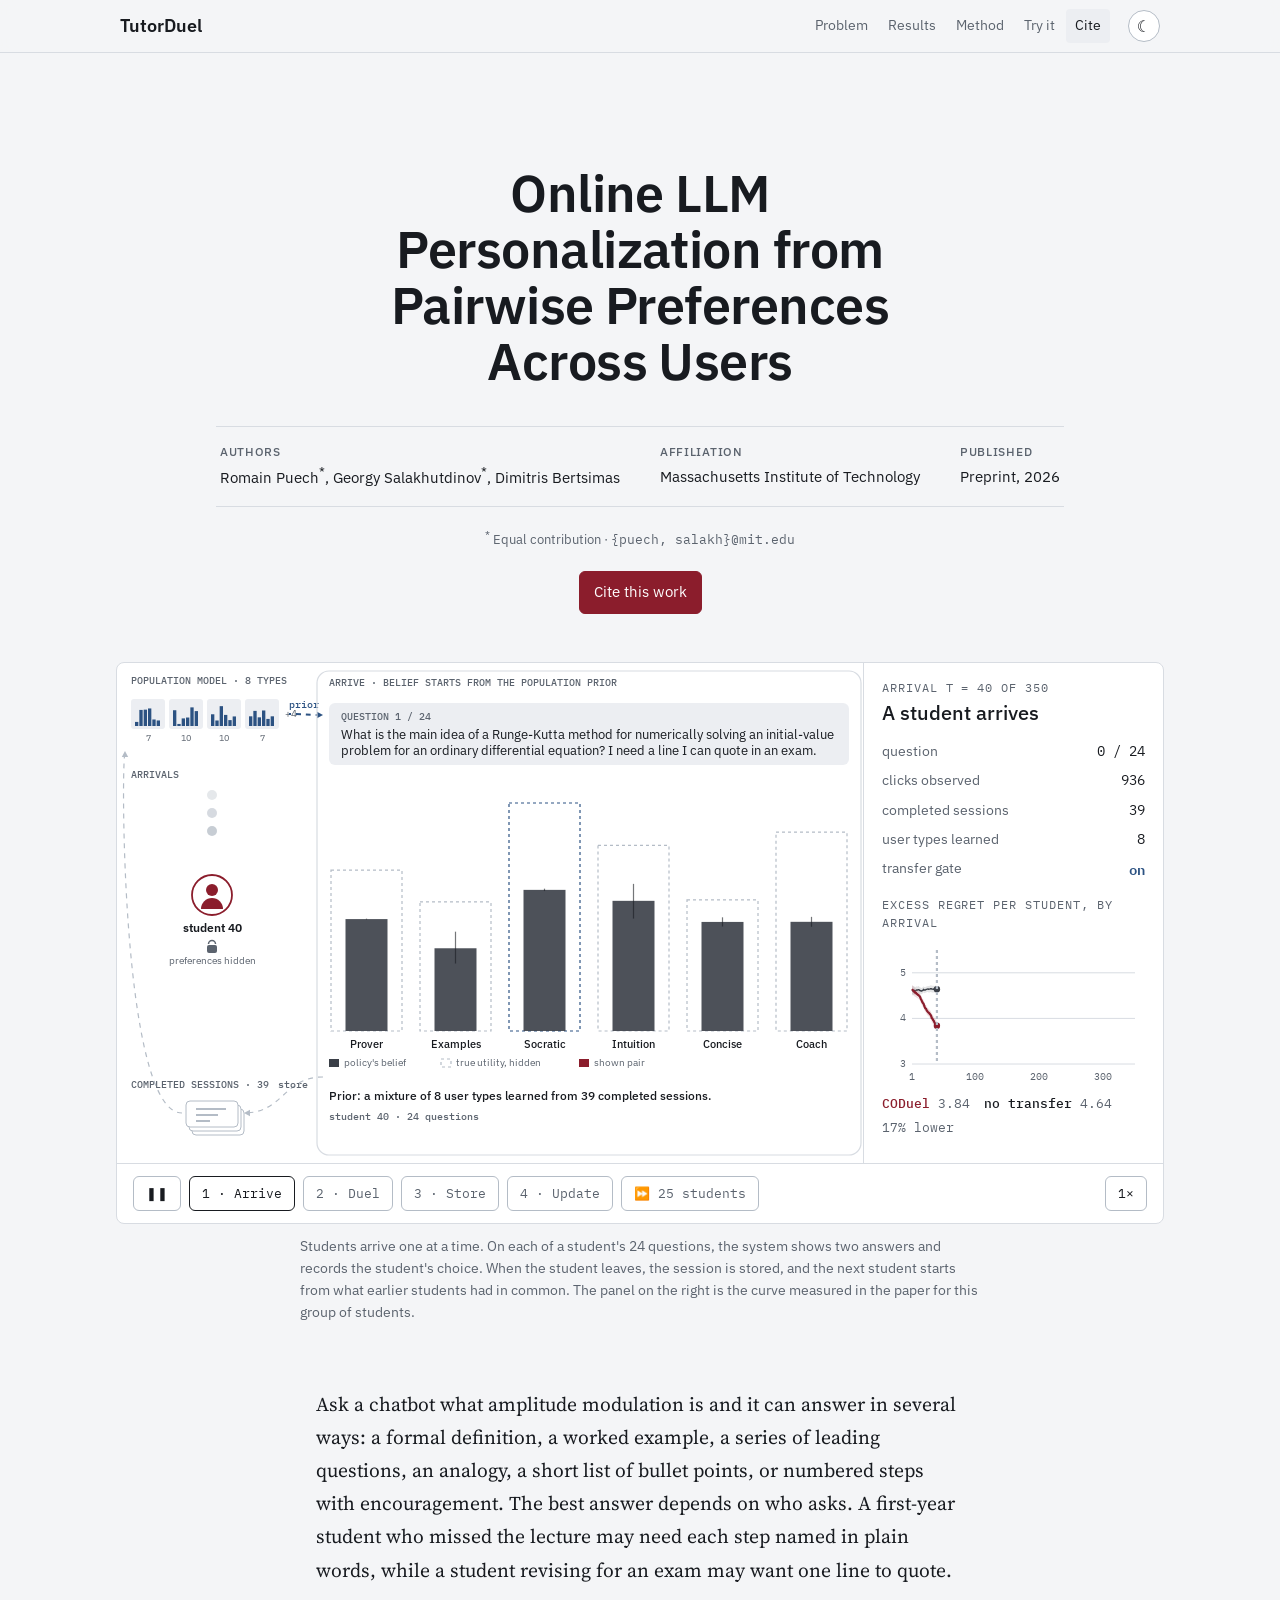
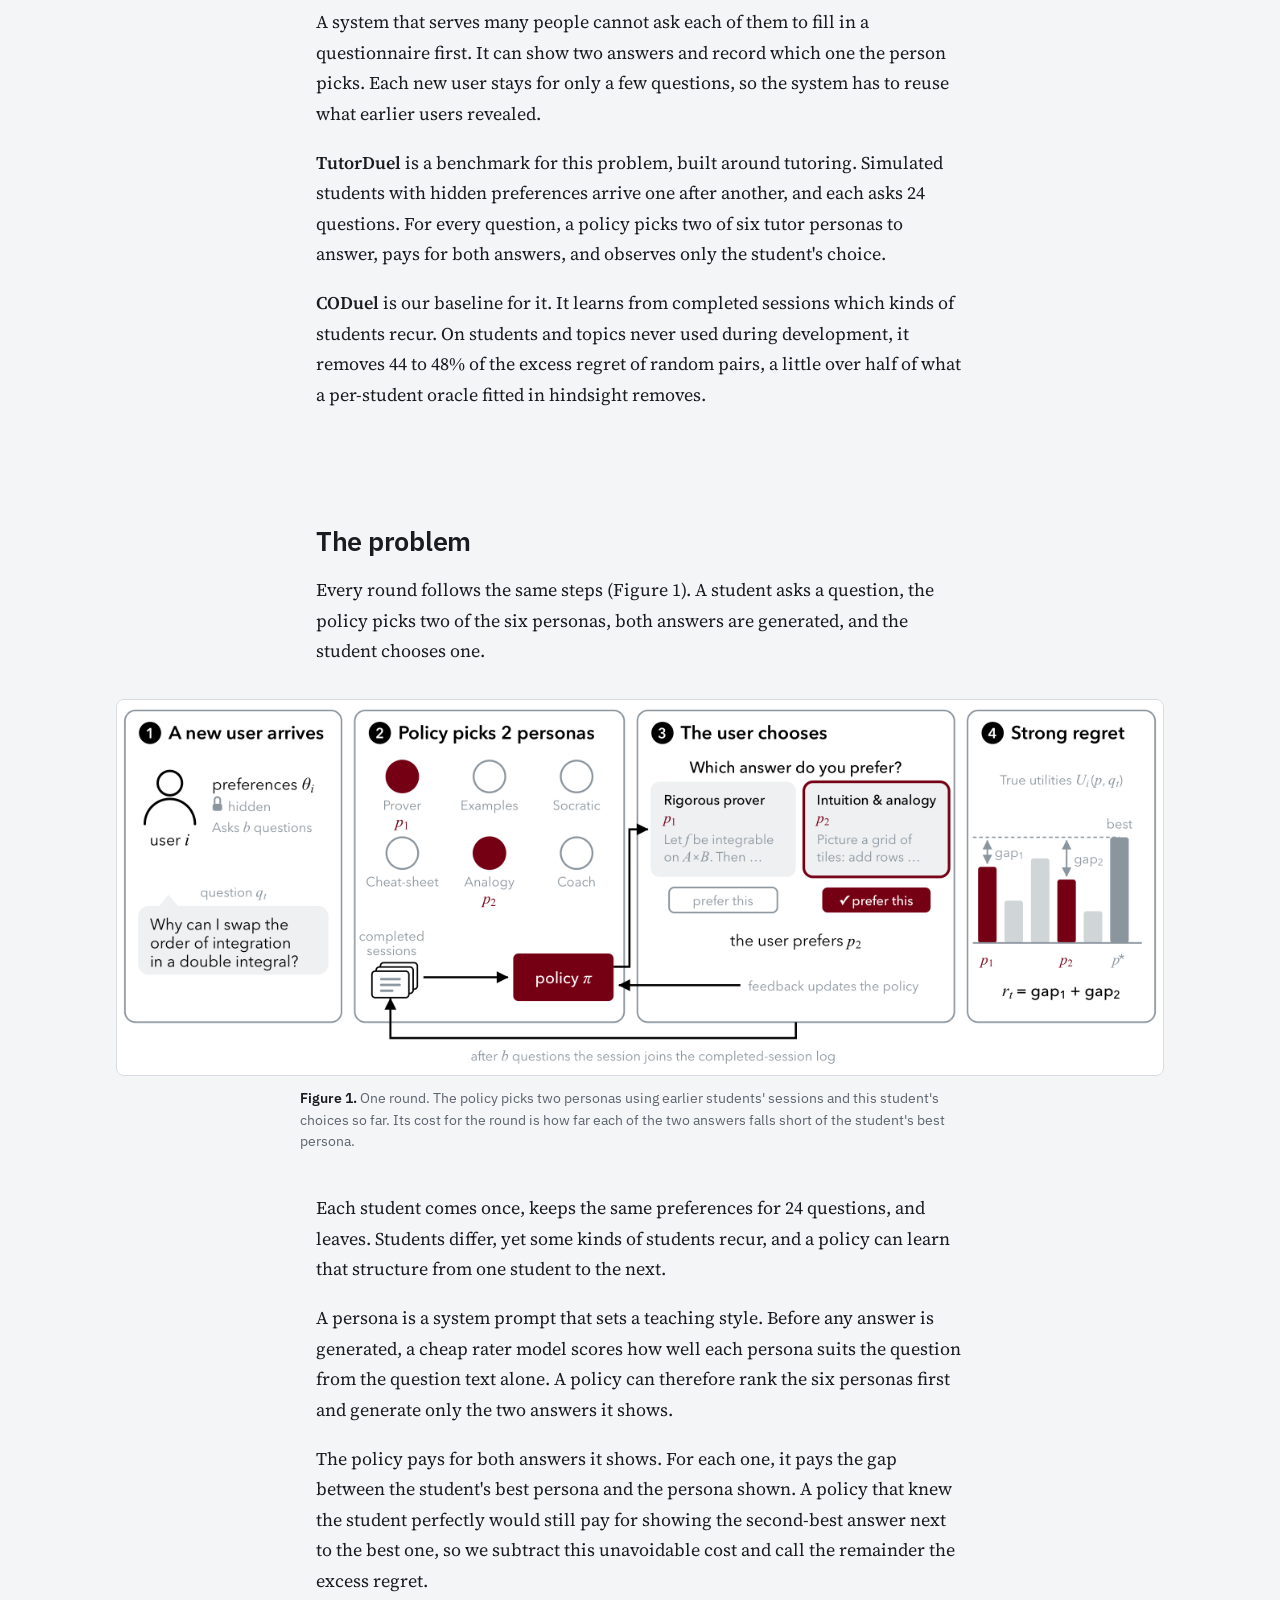
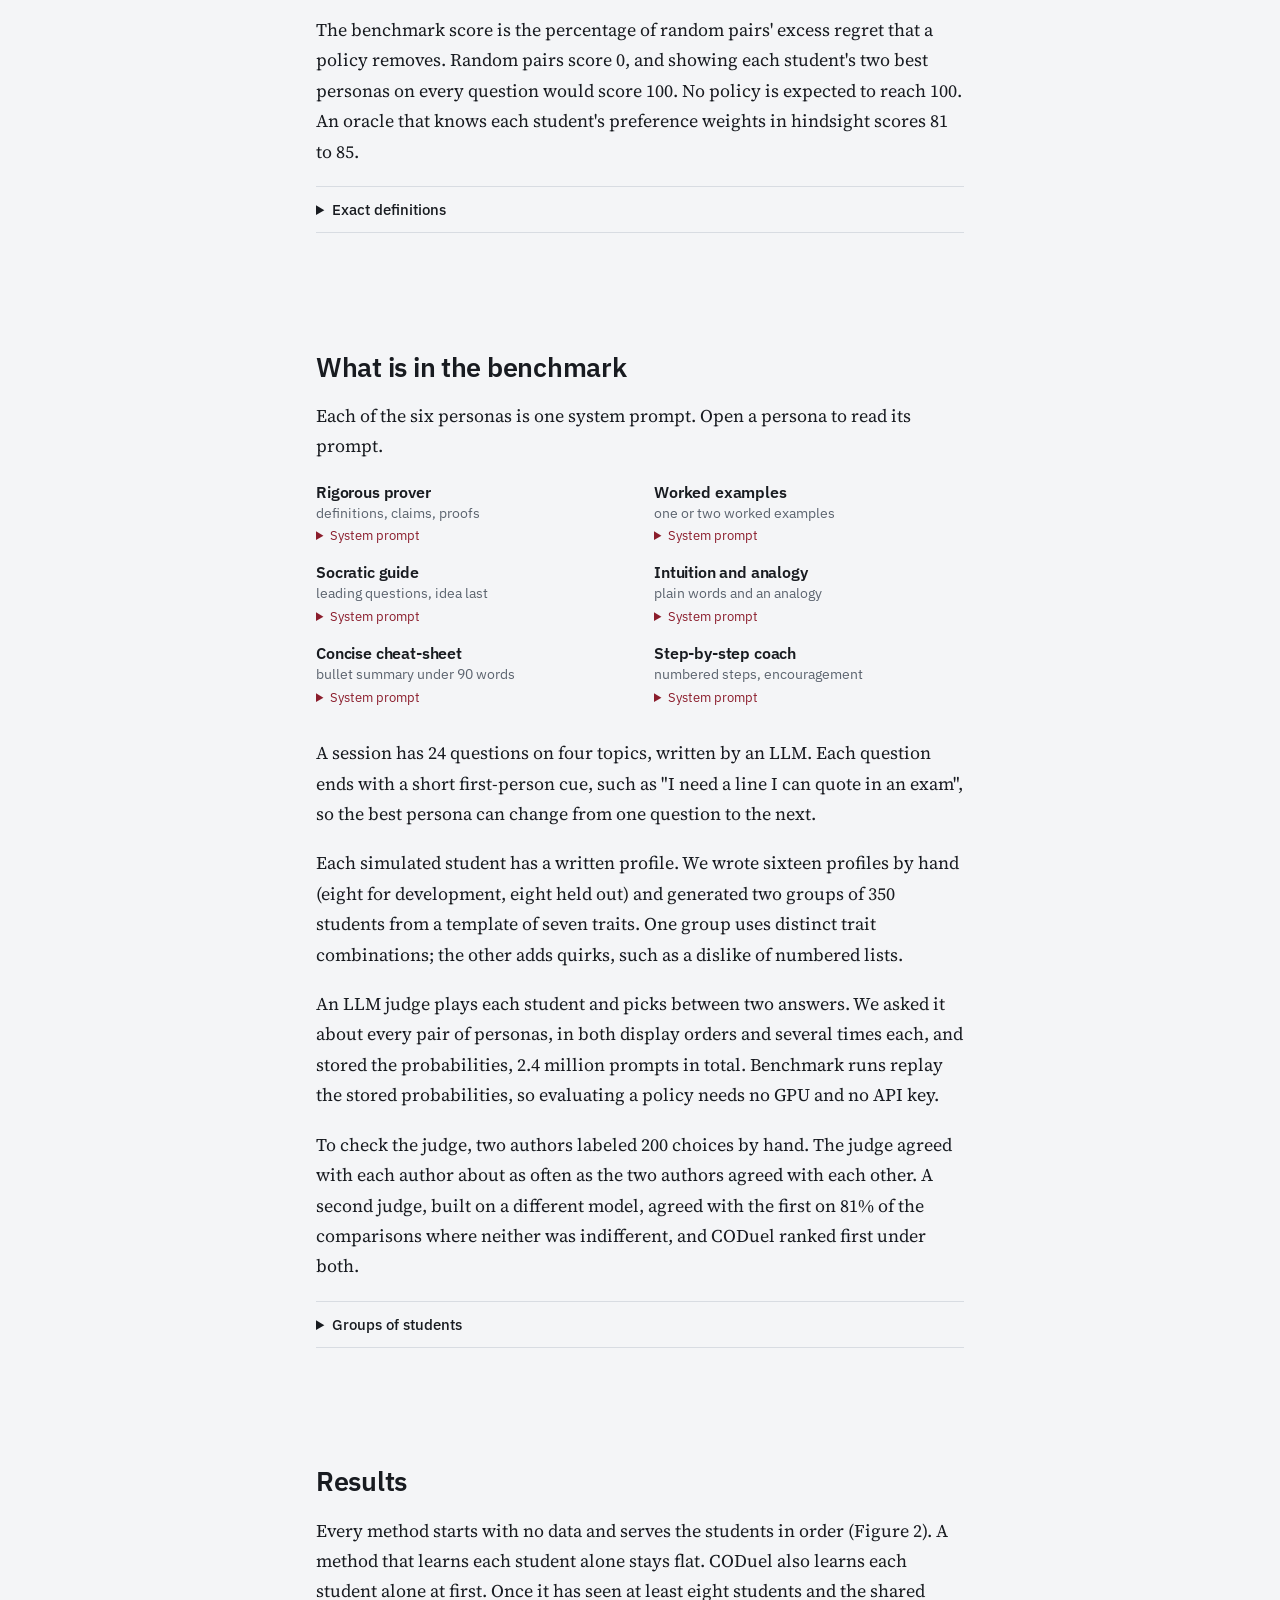
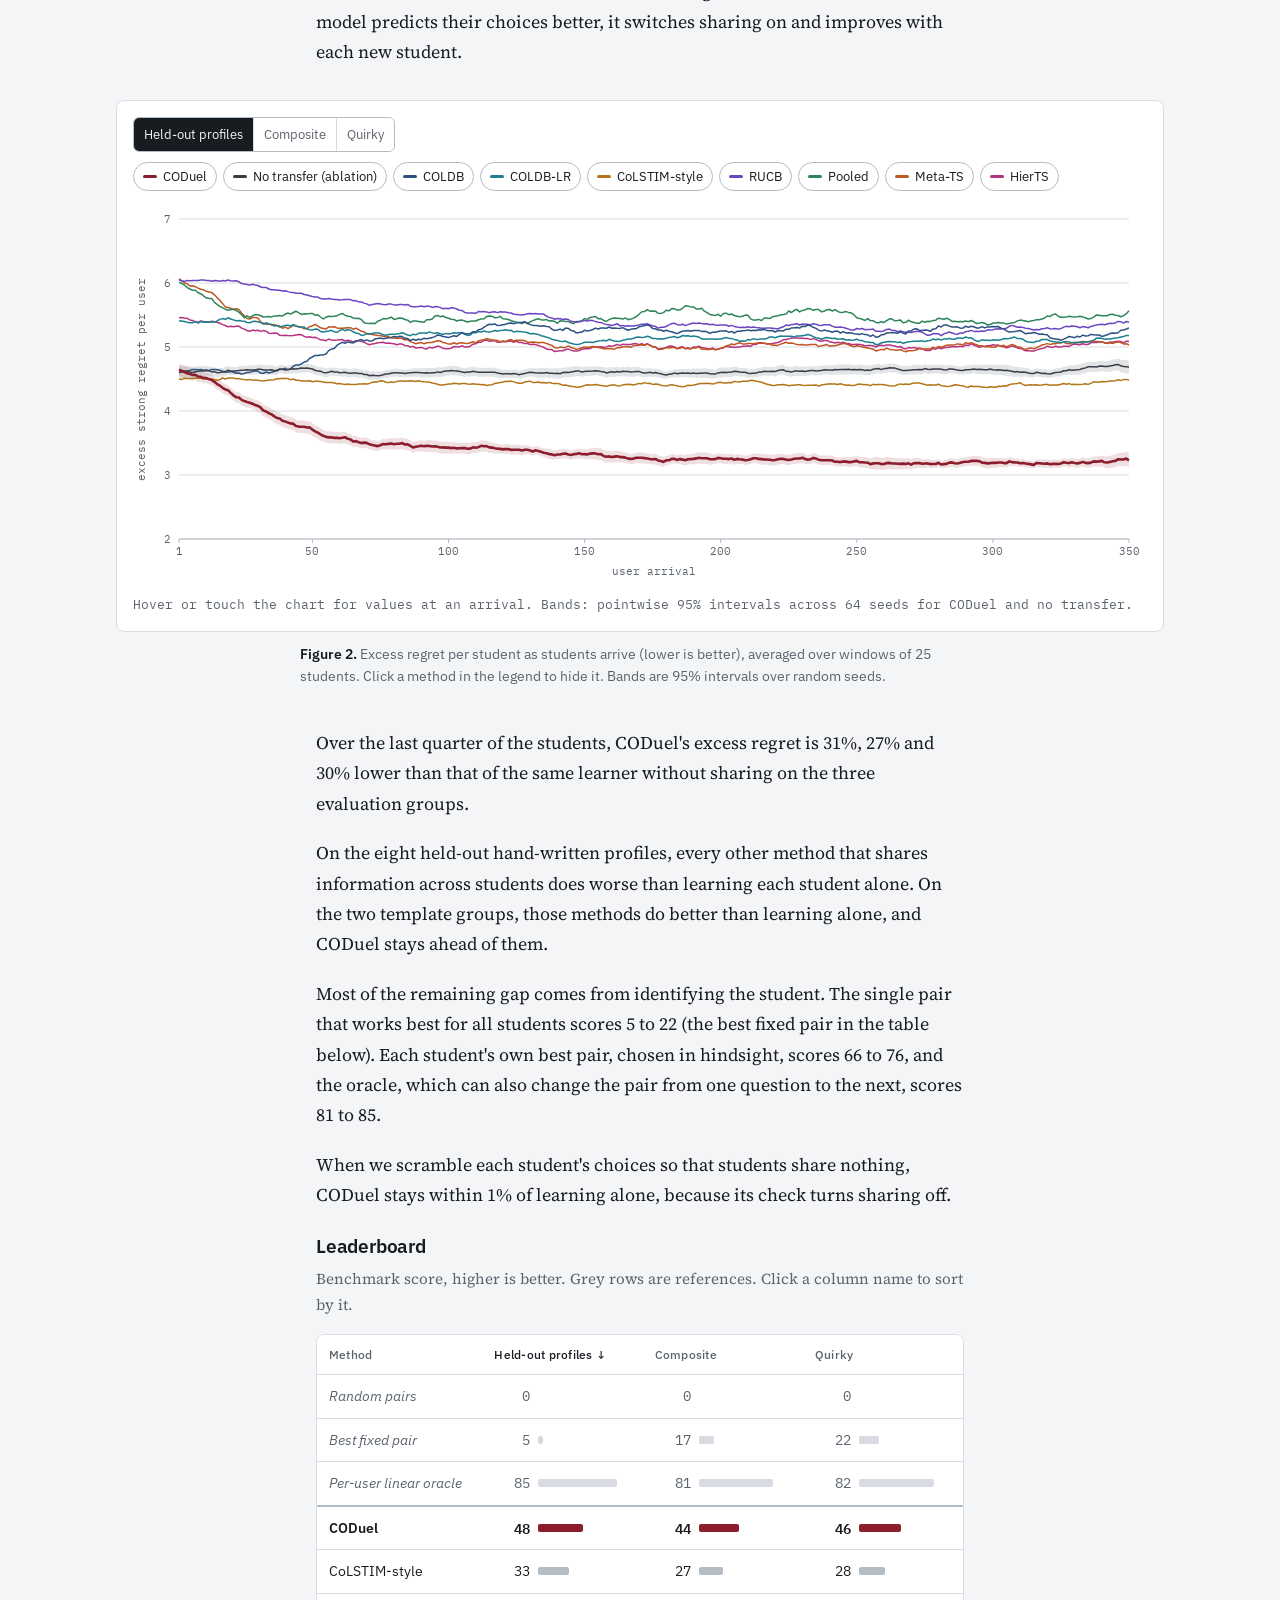
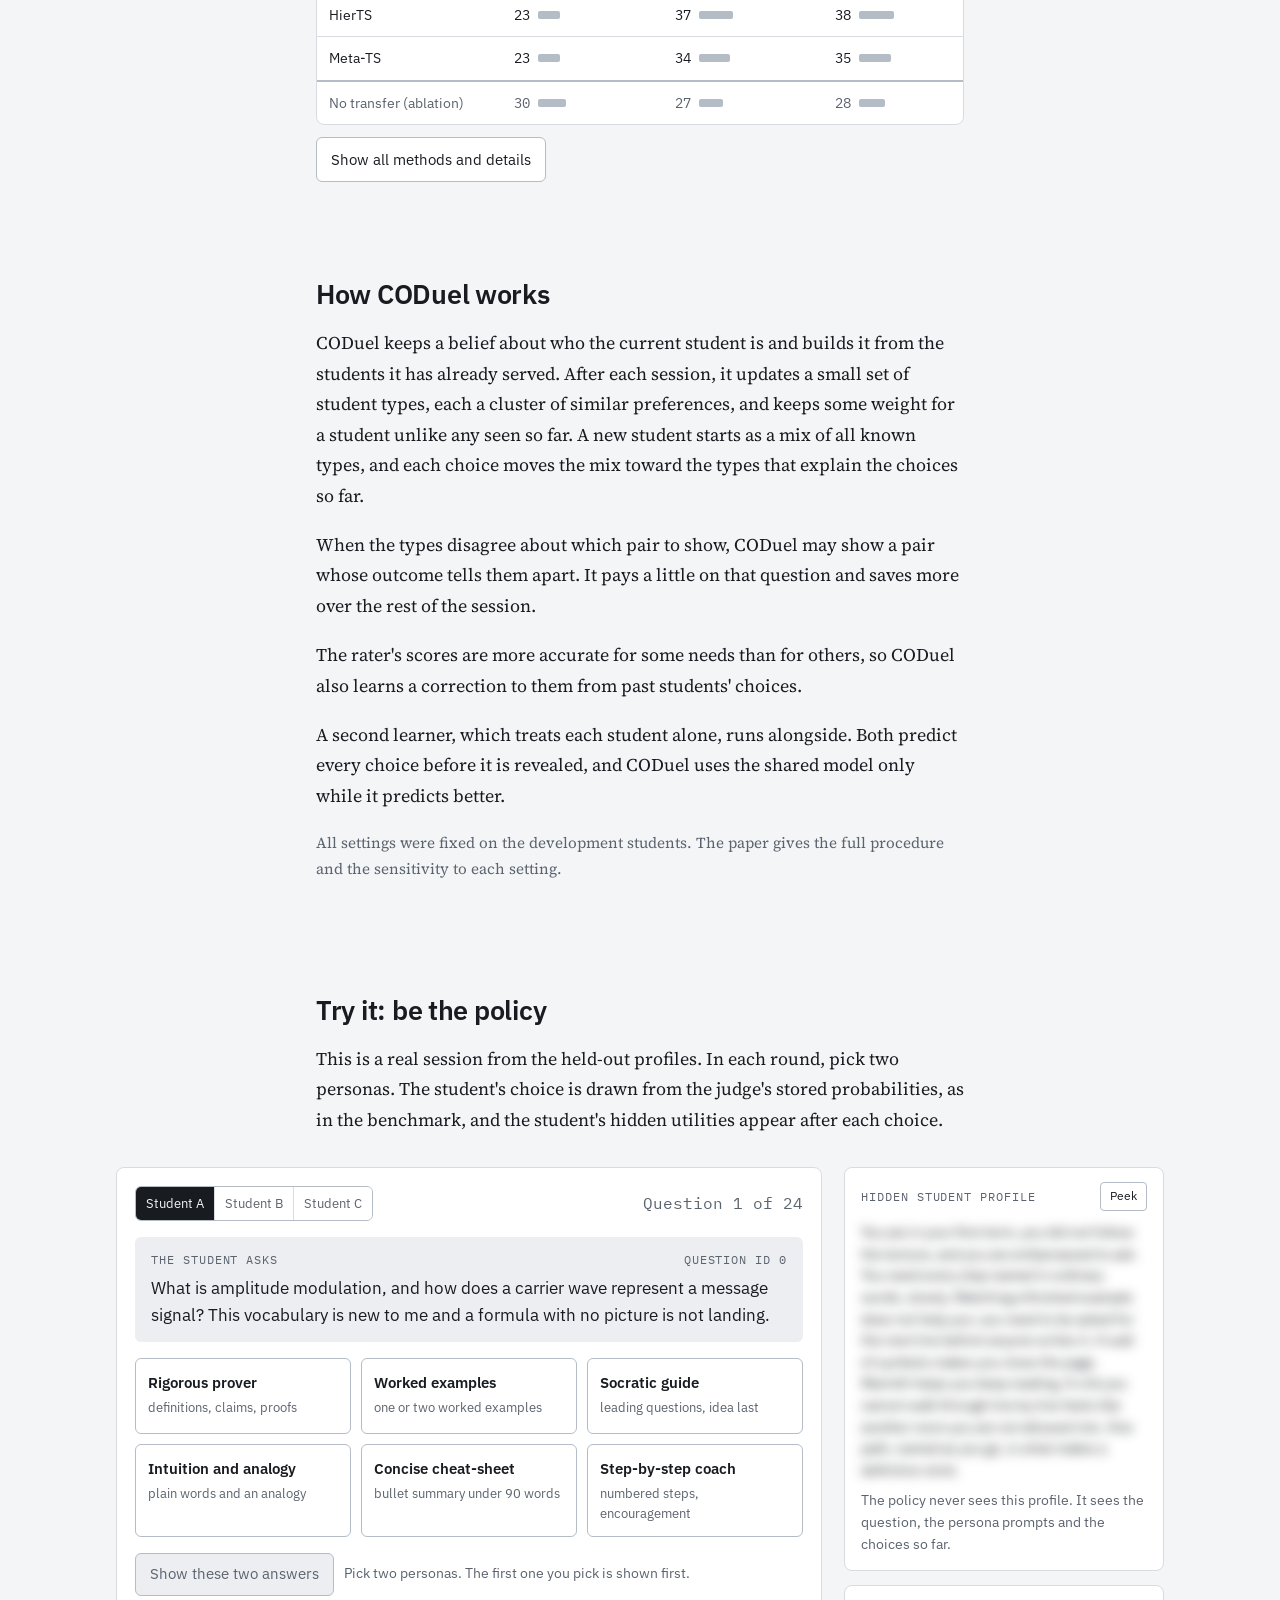
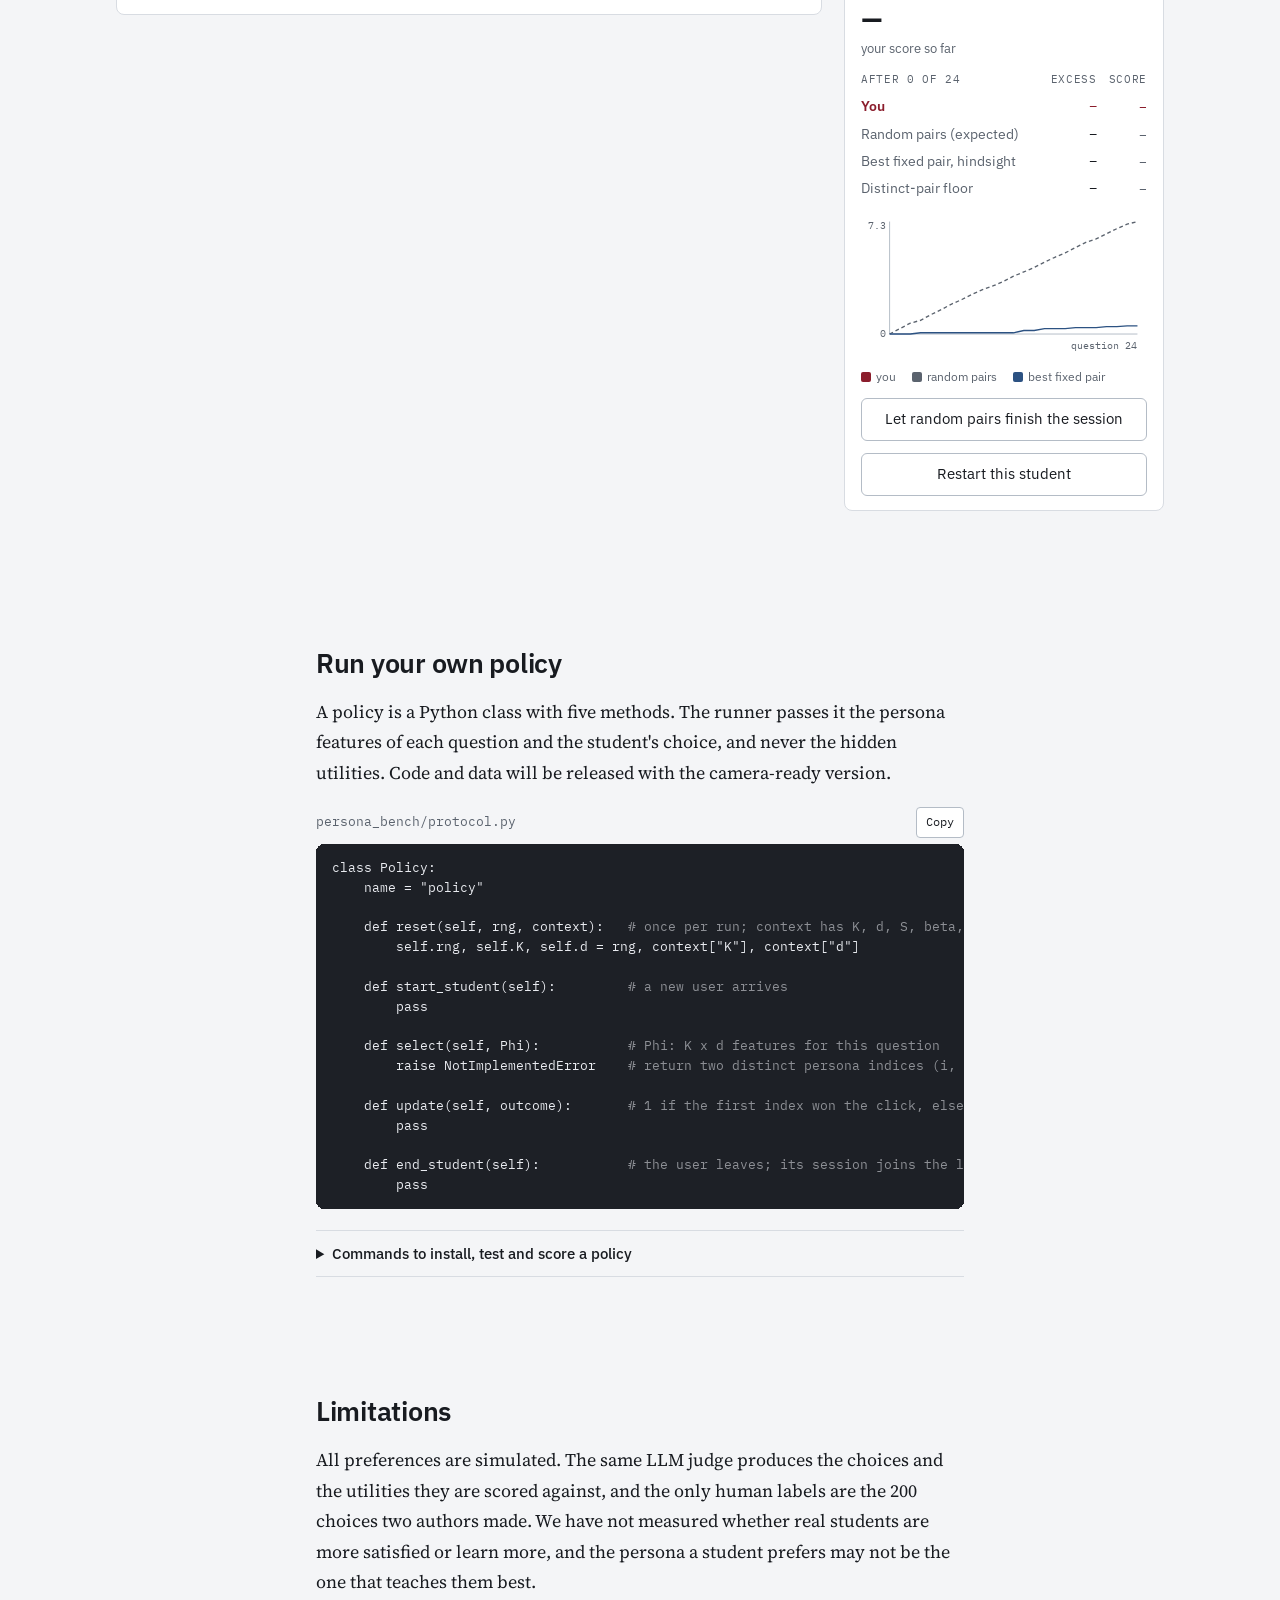
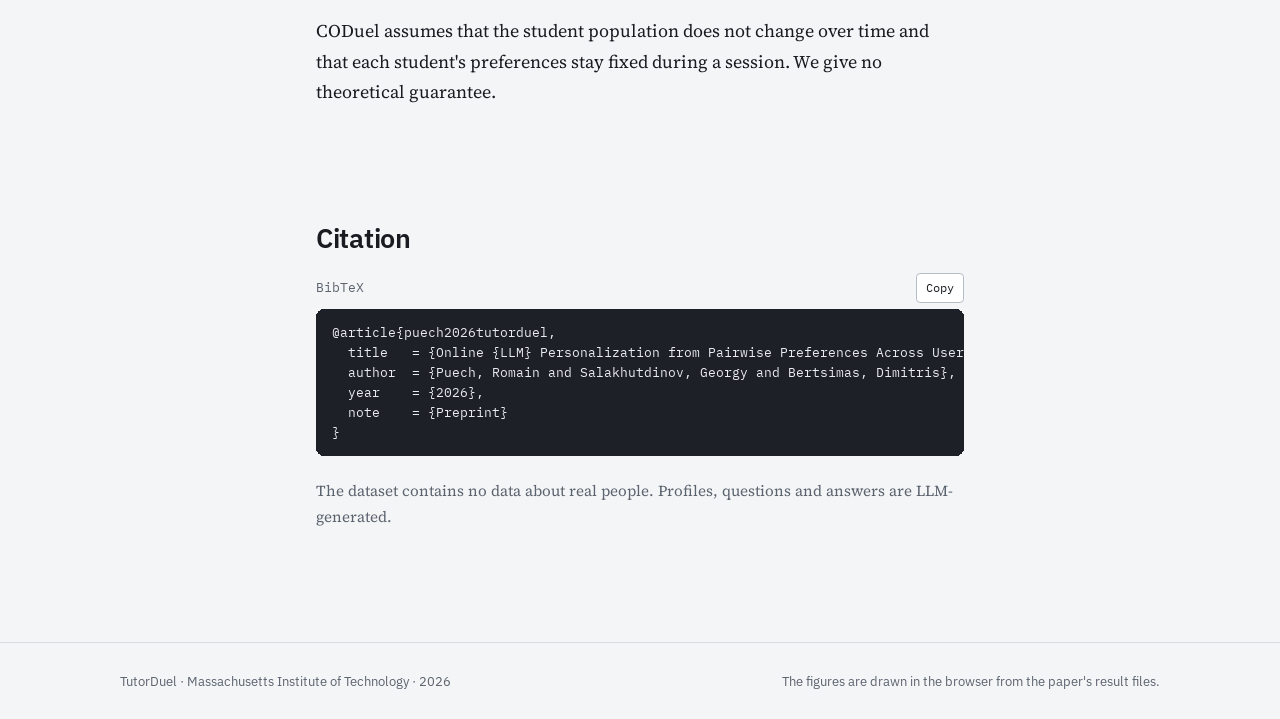
<file: v2/index.html>
<!doctype html>
<html lang="en">
<head>
<meta charset="utf-8">
<meta name="viewport" content="width=device-width, initial-scale=1, viewport-fit=cover">
<title>TutorDuel</title>
<meta name="description" content="TutorDuel: a benchmark for online LLM personalization from pairwise preferences across users, and CODuel, a first baseline.">
<link rel="preconnect" href="https://fonts.googleapis.com">
<link rel="preconnect" href="https://fonts.gstatic.com" crossorigin>
<link rel="stylesheet" href="https://fonts.googleapis.com/css2?family=IBM+Plex+Mono:wght@400;500&family=IBM+Plex+Sans:ital,wght@0,400;0,500;0,600;1,400&family=Source+Serif+4:ital,opsz,wght@0,8..60,400;0,8..60,600;1,8..60,400&display=swap">
<link rel="stylesheet" href="site.css">
<link rel="stylesheet" href="essay.css">
<script>try { var t = localStorage.getItem('td-theme'); if (t === 'dark' || t === 'light') document.documentElement.dataset.theme = t; } catch (e) {}</script>
</head>
<body>

<header class="top">
  <div class="wrap">
    <a class="brand" href="#top">TutorDuel</a>
    <nav class="nav" aria-label="Sections">
      <a href="#problem">Problem</a>
      <a href="#results">Results</a>
      <a href="#method">Method</a>
      <a href="#play">Try it</a>
      <a href="#cite">Cite</a>
    </nav>
    <button class="theme" type="button" data-theme-toggle aria-label="Switch to dark theme" title="Switch theme">☾</button>
  </div>
</header>

<main id="top">

<section class="e-hero">
  <h1>Online LLM Personalization from Pairwise Preferences Across Users</h1>
  <dl class="e-byline">
    <div><dt>Authors</dt><dd>Romain Puech<sup>*</sup>, Georgy Salakhutdinov<sup>*</sup>, Dimitris Bertsimas</dd></div>
    <div><dt>Affiliation</dt><dd>Massachusetts Institute of Technology</dd></div>
    <div><dt>Published</dt><dd>Preprint, 2026</dd></div>
  </dl>
  <p class="e-eqc"><sup>*</sup> Equal contribution · <span class="mono">{puech, salakh}@mit.edu</span></p>
  <div class="e-actions"><a class="btn primary" href="#cite">Cite this work</a></div>
</section>

<figure class="e-wide e-fig" id="loop">
  <div class="card loop" data-loop data-phase="arrive">
    <div class="loop-stage"><canvas data-stage aria-label="Animated loop: a student arrives, 24 duels with the policy's belief updating on each click, the session is stored, the population model refits."></canvas></div>
    <aside class="loop-hud">
      <div class="h-top"><span class="eyebrow" data-h-arrival>arrival t = 1</span><strong data-h-act>A student arrives</strong></div>
      <dl class="h-stats">
        <div><dt>question</dt><dd data-h-question>0 / 24</dd></div>
        <div><dt>clicks observed</dt><dd data-h-clicks>0</dd></div>
        <div><dt>completed sessions</dt><dd data-h-sessions>0</dd></div>
        <div><dt>user types learned</dt><dd data-h-types>0</dd></div>
        <div><dt>transfer gate</dt><dd data-h-gate data-on="false">off</dd></div>
      </dl>
      <div class="h-chart">
        <span class="eyebrow">excess regret per student, by arrival</span>
        <canvas data-regret aria-label="Excess strong regret per user against arrival, CODuel and no transfer, revealed up to the current arrival"></canvas>
        <div class="readout" data-h-readout></div>
      </div>
    </aside>
    <div class="loop-rail">
      <button class="btn" data-l-play aria-label="Pause">❚❚</button>
      <button class="chip" data-l-chip>1 · Arrive</button>
      <button class="chip" data-l-chip>2 · Duel</button>
      <button class="chip" data-l-chip>3 · Store</button>
      <button class="chip" data-l-chip>4 · Update</button>
      <button class="chip" data-l-skip>⏩ 25 students</button>
      <button class="btn" data-l-speed style="margin-left:auto">1×</button>
    </div>
  </div>
  <figcaption>Students arrive one at a time. On each of a student's 24 questions, the system shows two answers and records the student's choice. When the student leaves, the session is stored, and the next student starts from what earlier students had in common. The panel on the right is the curve measured in the paper for this group of students.</figcaption>
</figure>

<article class="e-text">
  <p class="e-lead">Ask a chatbot what amplitude modulation is and it can answer in several ways: a formal definition, a worked example, a series of leading questions, an analogy, a short list of bullet points, or numbered steps with encouragement. The best answer depends on who asks. A first-year student who missed the lecture may need each step named in plain words, while a student revising for an exam may want one line to quote.</p>
  <p>A system that serves many people cannot ask each of them to fill in a questionnaire first. It can show two answers and record which one the person picks. Each new user stays for only a few questions, so the system has to reuse what earlier users revealed.</p>
  <p><strong>TutorDuel</strong> is a benchmark for this problem, built around tutoring. Simulated students with hidden preferences arrive one after another, and each asks 24 questions. For every question, a policy picks two of six tutor personas to answer, pays for both answers, and observes only the student's choice.</p>
  <p><strong>CODuel</strong> is our baseline for it. It learns from completed sessions which kinds of students recur. On students and topics never used during development, it removes 44 to 48% of the excess regret of random pairs, a little over half of what a per-student oracle fitted in hindsight removes.</p>
</article>

<section class="e-sec" id="problem">
  <div class="e-text">
    <h2>The problem</h2>
    <p>Every round follows the same steps (Figure 1). A student asks a question, the policy picks two of the six personas, both answers are generated, and the student chooses one.</p>
  </div>
  <figure class="e-wide e-fig">
    <img src="assets/fig1_overview.png" alt="Four panels: a new user arrives with hidden preferences and a question; the policy picks two of six personas using completed sessions; the user chooses between the two generated answers; strong regret sums both answers' gaps to the user's best persona." width="2600" height="932">
    <figcaption><b>Figure 1.</b> One round. The policy picks two personas using earlier students' sessions and this student's choices so far. Its cost for the round is how far each of the two answers falls short of the student's best persona.</figcaption>
  </figure>
  <div class="e-text">
    <p>Each student comes once, keeps the same preferences for 24 questions, and leaves. Students differ, yet some kinds of students recur, and a policy can learn that structure from one student to the next.</p>
    <p>A persona is a system prompt that sets a teaching style. Before any answer is generated, a cheap rater model scores how well each persona suits the question from the question text alone. A policy can therefore rank the six personas first and generate only the two answers it shows.</p>
    <p>The policy pays for both answers it shows. For each one, it pays the gap between the student's best persona and the persona shown. A policy that knew the student perfectly would still pay for showing the second-best answer next to the best one, so we subtract this unavoidable cost and call the remainder the excess regret.</p>
    <p>The benchmark score is the percentage of random pairs' excess regret that a policy removes. Random pairs score 0, and showing each student's two best personas on every question would score 100. No policy is expected to reach 100. An oracle that knows each student's preference weights in hindsight scores 81 to 85.</p>
    <details class="e-details">
      <summary>Exact definitions</summary>
      <div class="formula">r<sub>t</sub> = 2·U<sub>i</sub>(p*, q<sub>t</sub>) − U<sub>i</sub>(p<sub>t,1</sub>, q<sub>t</sub>) − U<sub>i</sub>(p<sub>t,2</sub>, q<sub>t</sub>)<br>R<sub>T</sub> = Σ<sub>t</sub> r<sub>t</sub> &nbsp;&nbsp; excess regret = R<sub>T</sub> − G<sub>T</sub><br>benchmark score = 100 · (R<sub>T</sub><sup>rand</sup> − R<sub>T</sub>) / (R<sub>T</sub><sup>rand</sup> − G<sub>T</sub>)</div>
      <p>U<sub>i</sub>(p, q) = θ<sub>i</sub><sup>⊤</sup>φ(p, q) is student <i>i</i>'s utility for persona <i>p</i> on question <i>q</i>, and the student's choice follows a Bradley–Terry–Luce model on the two displayed answers. G<sub>T</sub> is the distinct-pair floor, the regret of always showing the best and second-best personas. In the paper's terms, the problem is a multi-user contextual dueling bandit with strong regret.</p>
    </details>
  </div>
</section>

<section class="e-sec" id="benchmark">
  <div class="e-text">
    <h2>What is in the benchmark</h2>
    <p>Each of the six personas is one system prompt. Open a persona to read its prompt.</p>
    <div class="e-personas" data-persona-cards></div>
    <p>A session has 24 questions on four topics, written by an LLM. Each question ends with a short first-person cue, such as "I need a line I can quote in an exam", so the best persona can change from one question to the next.</p>
    <p>Each simulated student has a written profile. We wrote sixteen profiles by hand (eight for development, eight held out) and generated two groups of 350 students from a template of seven traits. One group uses distinct trait combinations; the other adds quirks, such as a dislike of numbered lists.</p>
    <p>An LLM judge plays each student and picks between two answers. We asked it about every pair of personas, in both display orders and several times each, and stored the probabilities, 2.4 million prompts in total. Benchmark runs replay the stored probabilities, so evaluating a policy needs no GPU and no API key.</p>
    <p>To check the judge, two authors labeled 200 choices by hand. The judge agreed with each author about as often as the two authors agreed with each other. A second judge, built on a different model, agreed with the first on 81% of the comparisons where neither was indifferent, and CODuel ranked first under both.</p>
    <details class="e-details">
      <summary>Groups of students</summary>
      <div class="tablewrap">
        <table>
          <thead><tr><th>Group</th><th>Students</th><th>Used for</th></tr></thead>
          <tbody>
            <tr><td>Development</td><td>8 hand-written profiles</td><td>every design choice, including CODuel's settings</td></tr>
            <tr><td>Held-out topics</td><td>the same 8 profiles, new questions</td><td>a check on new topics alone</td></tr>
            <tr><td>Held-out profiles</td><td>8 new hand-written profiles</td><td>evaluation</td></tr>
            <tr><td>Composite</td><td>350 distinct template students</td><td>evaluation</td></tr>
            <tr><td>Quirky</td><td>350 template students with two quirks each</td><td>evaluation</td></tr>
          </tbody>
        </table>
      </div>
      <p>Each group serves 300 to 350 students in sequence. The evaluation groups use topics that never appear in development.</p>
    </details>
  </div>
</section>

<section class="e-sec" id="results">
  <div class="e-text">
    <h2>Results</h2>
    <p>Every method starts with no data and serves the students in order (Figure 2). A method that learns each student alone stays flat. CODuel also learns each student alone at first. Once it has seen at least eight students and the shared model predicts their choices better, it switches sharing on and improves with each new student.</p>
  </div>
  <figure class="e-wide e-fig">
    <div class="card chart" data-curves>
      <div class="chart-top">
        <div class="seg" role="group" aria-label="Roster">
          <button data-roster="U" aria-pressed="true">Held-out profiles</button>
          <button data-roster="C" aria-pressed="false">Composite</button>
          <button data-roster="I" aria-pressed="false">Quirky</button>
        </div>
        <div class="legend" data-legend role="group" aria-label="Methods"></div>
      </div>
      <svg class="curves" role="img" aria-label="Excess strong regret per user against user arrival, one line per method, with 95 percent bands for CODuel and the no-transfer ablation."></svg>
      <div class="readout" data-readout></div>
      <p class="hint" data-curve-caption hidden></p>
    </div>
    <figcaption><b>Figure 2.</b> Excess regret per student as students arrive (lower is better), averaged over windows of 25 students. Click a method in the legend to hide it. Bands are 95% intervals over random seeds.</figcaption>
  </figure>
  <div class="e-text">
    <p>Over the last quarter of the students, CODuel's excess regret is 31%, 27% and 30% lower than that of the same learner without sharing on the three evaluation groups.</p>
    <p>On the eight held-out hand-written profiles, every other method that shares information across students does worse than learning each student alone. On the two template groups, those methods do better than learning alone, and CODuel stays ahead of them.</p>
    <p>Most of the remaining gap comes from identifying the student. The single pair that works best for all students scores 5 to 22 (the best fixed pair in the table below). Each student's own best pair, chosen in hindsight, scores 66 to 76, and the oracle, which can also change the pair from one question to the next, scores 81 to 85.</p>
    <p>When we scramble each student's choices so that students share nothing, CODuel stays within 1% of learning alone, because its check turns sharing off.</p>
  </div>
  <div class="e-text e-lb" data-leaderboard>
    <h3>Leaderboard</h3>
    <p class="e-small">Benchmark score, higher is better. Grey rows are references. Click a column name to sort by it.</p>
    <div class="tablewrap"><table data-table></table></div>
    <div class="e-lb-tools">
      <button class="btn" type="button" data-lb-toggle>Show all methods and details</button>
      <label hidden><input type="checkbox" data-extra-cols> Also show held-out topics and development</label>
    </div>
  </div>
</section>

<section class="e-sec" id="method">
  <div class="e-text">
    <h2>How CODuel works</h2>
    <p>CODuel keeps a belief about who the current student is and builds it from the students it has already served. After each session, it updates a small set of student types, each a cluster of similar preferences, and keeps some weight for a student unlike any seen so far. A new student starts as a mix of all known types, and each choice moves the mix toward the types that explain the choices so far.</p>
    <p>When the types disagree about which pair to show, CODuel may show a pair whose outcome tells them apart. It pays a little on that question and saves more over the rest of the session.</p>
    <p>The rater's scores are more accurate for some needs than for others, so CODuel also learns a correction to them from past students' choices.</p>
    <p>A second learner, which treats each student alone, runs alongside. Both predict every choice before it is revealed, and CODuel uses the shared model only while it predicts better.</p>
    <p class="e-small">All settings were fixed on the development students. The paper gives the full procedure and the sensitivity to each setting.</p>
  </div>
</section>

<section class="e-sec" id="play">
  <div class="e-text">
    <h2>Try it: be the policy</h2>
    <p>This is a real session from the held-out profiles. In each round, pick two personas. The student's choice is drawn from the judge's stored probabilities, as in the benchmark, and the student's hidden utilities appear after each choice.</p>
  </div>
  <div class="e-wide">
    <div class="player" data-play>
      <div class="card stage">
        <div class="stage-top">
          <div class="seg" data-students role="group" aria-label="Choose a student"></div>
          <span class="mono muted" data-round>Question 1 of 24</span>
        </div>
        <div class="q">
          <div class="eyebrow"><span>The student asks</span><span data-qid></span></div>
          <p data-question></p>
        </div>
        <div class="personas" data-personas role="group" aria-label="Pick two personas"></div>
        <div class="stage-actions">
          <button class="btn primary" data-show disabled>Show these two answers</button>
          <span class="hint" data-hint>Pick two personas. The first one you pick is shown first.</span>
        </div>
        <div class="result" data-result hidden></div>
        <div class="done" data-done hidden></div>
      </div>
      <aside class="aside">
        <div class="card profile">
          <div class="row">
            <span class="eyebrow">Hidden student profile</span>
            <button class="copy" data-peek>Peek</button>
          </div>
          <p class="text" data-profile-text data-hidden="true"></p>
          <p class="hint">The policy never sees this profile. It sees the question, the persona prompts and the choices so far.</p>
        </div>
        <div class="card tally">
          <div class="score"><b data-score>–</b><span>your score so far</span></div>
          <dl data-tally></dl>
          <svg class="minichart" data-minichart viewBox="0 0 300 150" role="img" aria-label="Cumulative excess strong regret over the session: you, random pairs, and the best fixed pair in hindsight"></svg>
          <div class="keyline"><span><i class="you"></i>you</span><span><i class="rand"></i>random pairs</span><span><i class="bf"></i>best fixed pair</span></div>
          <button class="btn" data-auto>Let random pairs finish the session</button>
          <button class="btn" data-restart>Restart this student</button>
        </div>
      </aside>
    </div>
  </div>
</section>

<section class="e-sec" id="use">
  <div class="e-text">
    <h2>Run your own policy</h2>
    <p>A policy is a Python class with five methods. The runner passes it the persona features of each question and the student's choice, and never the hidden utilities. Code and data will be released with the camera-ready version.</p>
    <div class="codeblock">
      <div class="codehead"><span>persona_bench/protocol.py</span><button class="copy" data-copy="#code-policy">Copy</button></div>
<pre class="code" id="code-policy">class Policy:
    name = "policy"

    def reset(self, rng, context):   <span class="c"># once per run; context has K, d, S, beta, b, N</span>
        self.rng, self.K, self.d = rng, context["K"], context["d"]

    def start_student(self):         <span class="c"># a new user arrives</span>
        pass

    def select(self, Phi):           <span class="c"># Phi: K x d features for this question</span>
        raise NotImplementedError    <span class="c"># return two distinct persona indices (i, j)</span>

    def update(self, outcome):       <span class="c"># 1 if the first index won the click, else 0</span>
        pass

    def end_student(self):           <span class="c"># the user leaves; its session joins the log</span>
        pass</pre>
    </div>
    <details class="e-details">
      <summary>Commands to install, test and score a policy</summary>
      <div class="codeblock">
        <div class="codehead"><span>shell</span><button class="copy" data-copy="#code-run">Copy</button></div>
<pre class="code" id="code-run">pip install -r requirements.txt
python -m pytest -q persona_bench/tests

<span class="c"># 64 seeds on the held-out-profile roster, paired with random pairs</span>
python results/bench.py --allow-test --tag mine --seeds 0-63 \
  --competitor random --policies "random,none:emax:rt,&lt;your policy spec&gt;" \
  --worlds pl_v3.1L_test_unseen_M8_t1_b24_ug_raw_rl1_fjevgw

<span class="c"># the paper's statistics: scores, reference rows, paired gains with intervals</span>
python results/paper_stats.py --tag mine \
  --world pl_v3.1L_test_unseen_M8_t1_b24_ug_raw_rl1_fjevgw</pre>
      </div>
      <p>The held-out groups require <code>--allow-test</code>, which guards against looking at them by accident during development. CODuel takes one to two minutes per run on one CPU core.</p>
    </details>
  </div>
</section>

<section class="e-sec" id="limits">
  <div class="e-text">
    <h2>Limitations</h2>
    <p>All preferences are simulated. The same LLM judge produces the choices and the utilities they are scored against, and the only human labels are the 200 choices two authors made. We have not measured whether real students are more satisfied or learn more, and the persona a student prefers may not be the one that teaches them best.</p>
    <p>CODuel assumes that the student population does not change over time and that each student's preferences stay fixed during a session. We give no theoretical guarantee.</p>
  </div>
</section>

<section class="e-sec" id="cite">
  <div class="e-text">
    <h2>Citation</h2>
    <div class="codeblock">
      <div class="codehead"><span>BibTeX</span><button class="copy" data-copy="#bibtex">Copy</button></div>
<pre class="code" id="bibtex">@article{puech2026tutorduel,
  title   = {Online {LLM} Personalization from Pairwise Preferences Across Users},
  author  = {Puech, Romain and Salakhutdinov, Georgy and Bertsimas, Dimitris},
  year    = {2026},
  note    = {Preprint}
}</pre>
    </div>
    <p class="e-small">The dataset contains no data about real people. Profiles, questions and answers are LLM-generated.</p>
  </div>
</section>

</main>

<footer>
  <div class="wrap">
    <span>TutorDuel · Massachusetts Institute of Technology · 2026</span>
    <span>The figures are drawn in the browser from the paper's result files.</span>
  </div>
</footer>

<script src="data.js"></script>
<script src="site.js"></script>
<script src="loop-sim.js"></script>
<script src="loop.js"></script>
<script src="essay.js"></script>
</body>
</html>
</file>
<file: site.css>
/* TutorDuel site.
   Layout: one reading column (68ch) for prose; figures, tables and the session player break out to a 1120px frame.
   Color: a cool paper ground, near-black ink, garnet for the method and the chosen answer, slate blue for references. */
:root {
  --bg: #f4f5f7; --panel: #ffffff; --panel-2: #eceef2; --fg: #181b20; --muted: #5b636e;
  --line: #d8dce2; --line-strong: #b4bcc6;
  --accent: #8b1d2c; --accent-ink: #ffffff; --accent-soft: #f6e6e9;
  --blue: #2c5282; --blue-soft: #e4ebf5;
  --code-bg: #1d2026; --code-fg: #e9ebf0;
  --c-coduel: #8b1d2c; --c-notransfer: #3a3f47; --c-coldb: #2c5282; --c-coldblr: #1d7f8f;
  --c-colstim: #b4761a; --c-rucb: #6b46c1; --c-pooled: #2f855a;
  --c-metats: #c05621; --c-hierts: #b83280;
  --font-display: "IBM Plex Serif", Georgia, "Times New Roman", serif;
  --font-body: "IBM Plex Sans", system-ui, -apple-system, "Segoe UI", Roboto, sans-serif;
  --font-mono: "IBM Plex Mono", ui-monospace, SFMono-Regular, Menlo, Consolas, monospace;
  --radius: 6px;
}
@media (prefers-color-scheme: dark) {
  :root:not([data-theme="light"]) {
    --bg: #13161b; --panel: #1b1f26; --panel-2: #242931; --fg: #e7e9ee; --muted: #9aa3ae;
    --line: #2b313a; --line-strong: #3f4854;
    --accent: #e4707f; --accent-ink: #1b1f26; --accent-soft: #3a2026;
    --blue: #8fb3e6; --blue-soft: #1f2b3d;
    --code-bg: #0e1014; --code-fg: #e3e6ec;
    --c-coduel: #e4707f; --c-notransfer: #c3c9d2; --c-coldb: #8fb3e6; --c-coldblr: #5fc1d3;
    --c-colstim: #e0b25b; --c-rucb: #b094f0; --c-pooled: #6ccf9a;
    --c-metats: #f6a868; --c-hierts: #f093c4;
    color-scheme: dark;
  }
}
:root[data-theme="dark"] {
  --bg: #13161b; --panel: #1b1f26; --panel-2: #242931; --fg: #e7e9ee; --muted: #9aa3ae;
  --line: #2b313a; --line-strong: #3f4854;
  --accent: #e4707f; --accent-ink: #1b1f26; --accent-soft: #3a2026;
  --blue: #8fb3e6; --blue-soft: #1f2b3d;
  --code-bg: #0e1014; --code-fg: #e3e6ec;
  --c-coduel: #e4707f; --c-notransfer: #c3c9d2; --c-coldb: #8fb3e6; --c-coldblr: #5fc1d3;
  --c-colstim: #e0b25b; --c-rucb: #b094f0; --c-pooled: #6ccf9a;
  --c-metats: #f6a868; --c-hierts: #f093c4;
  color-scheme: dark;
}

* { box-sizing: border-box; }
[hidden] { display: none !important; }
html { scroll-behavior: smooth; }
body {
  margin: 0; background: var(--bg); color: var(--fg);
  font-family: var(--font-body); font-size: 16px; line-height: 1.55; -webkit-font-smoothing: antialiased;
}
@media (prefers-reduced-motion: reduce) {
  html { scroll-behavior: auto; }
  *, *::before, *::after { animation: none !important; transition: none !important; }
}
a { color: var(--accent); text-decoration-thickness: 1px; text-underline-offset: 2px; }
h1, h2, h3, h4 { font-family: var(--font-display); font-weight: 500; line-height: 1.15; text-wrap: balance; margin: 0; }
h1 { font-size: clamp(1.9rem, 1.2rem + 2.6vw, 3rem); }
h2 { font-size: clamp(1.5rem, 1.1rem + 1.4vw, 2.1rem); }
h3 { font-size: 1.12rem; }
p { margin: 0; }
ul, ol { margin: 0; padding-left: 1.2em; }
code { font-family: var(--font-mono); font-size: .92em; background: var(--panel-2); padding: 1px 5px; border-radius: 4px; }
:focus-visible { outline: 2px solid var(--blue); outline-offset: 2px; }
.wrap { max-width: 1120px; margin-inline: auto; padding-inline: clamp(16px, 4vw, 40px); }
.prose { max-width: 68ch; display: grid; gap: .9em; }
.prose p, .prose li { font-size: 1.02rem; }
.eyebrow { font-family: var(--font-mono); font-size: .74rem; letter-spacing: .08em; text-transform: uppercase; color: var(--muted); }
.mono, .num { font-family: var(--font-mono); font-variant-numeric: tabular-nums; }
.muted { color: var(--muted); }
section { padding-block: clamp(40px, 7vw, 88px); border-top: 1px solid var(--line); }
.section-head { display: grid; gap: 10px; margin-bottom: 28px; max-width: 72ch; }
.section-head p { font-size: 1.04rem; }
.stack { display: grid; gap: 28px; }
.stack > *, .two > *, .player > *, .cols > *, .hero .wrap > * { min-width: 0; }

/* top bar */
.top {
  position: sticky; top: env(safe-area-inset-top, 0px); z-index: 20;
  background: color-mix(in srgb, var(--bg) 88%, transparent); backdrop-filter: blur(8px);
  border-bottom: 1px solid var(--line);
}
.top .wrap { display: flex; align-items: center; gap: 18px; min-height: 52px; }
.brand { font-family: var(--font-display); font-weight: 600; font-size: 1.1rem; color: var(--fg); text-decoration: none; white-space: nowrap; }
.brand small { font-family: var(--font-mono); font-weight: 400; color: var(--muted); font-size: .72rem; margin-left: 8px; }
.nav { margin-left: auto; display: flex; gap: 2px; overflow-x: auto; scrollbar-width: none; }
.nav::-webkit-scrollbar { display: none; }
.nav a { font-size: .86rem; color: var(--muted); text-decoration: none; padding: 6px 9px; border-radius: 4px; white-space: nowrap; }
.nav a:hover, .nav a[aria-current="true"] { color: var(--fg); background: var(--panel-2); }
.theme { font: inherit; font-size: 1rem; line-height: 1; width: 32px; height: 32px; display: inline-grid; place-items: center; border: 1px solid var(--line-strong); border-radius: 999px; background: var(--panel); color: var(--fg); cursor: pointer; flex: none; }
.theme:hover { border-color: var(--fg); }

/* hero */
.hero { padding-block: clamp(40px, 8vw, 96px) clamp(28px, 5vw, 56px); border-top: 0; }
.hero .wrap { display: grid; gap: 22px; }
.hero .lede { max-width: 72ch; font-size: 1.12rem; }
.authors { display: grid; gap: 8px; }
.authors .names { display: flex; flex-wrap: wrap; gap: 6px 24px; font-size: 1.08rem; font-weight: 500; }
.authors sup { font-size: .68em; line-height: 0; margin-left: 1px; }
.authors .affil { display: flex; flex-wrap: wrap; gap: 4px 18px; color: var(--muted); font-size: .98rem; }
.authors .affil .mono { font-size: .9rem; }
.authors .eqc { font-size: .84rem; color: var(--muted); }
.actions { display: flex; flex-wrap: wrap; gap: 10px; }
.btn {
  display: inline-flex; align-items: center; gap: 8px; padding: 9px 14px; border-radius: var(--radius);
  border: 1px solid var(--line-strong); background: var(--panel); color: var(--fg);
  font: inherit; font-size: .92rem; text-decoration: none; cursor: pointer;
}
.btn:hover { border-color: var(--fg); }
.btn.primary { background: var(--accent); border-color: var(--accent); color: var(--accent-ink); }
.btn.primary:hover { filter: brightness(1.08); }
.btn:disabled, .btn[aria-disabled="true"] { opacity: .5; cursor: not-allowed; filter: none; }
.btn small { font-family: var(--font-mono); font-size: .7rem; color: inherit; opacity: .75; }
.facts { display: grid; grid-template-columns: repeat(auto-fit, minmax(200px, 1fr)); border-block: 1px solid var(--line); }
.facts div { padding: 14px 16px 14px 0; display: grid; gap: 2px; }
.facts div + div { padding-left: 16px; border-left: 1px solid var(--line); }
.facts b { font-family: var(--font-display); font-weight: 500; font-size: 1.4rem; font-variant-numeric: tabular-nums; }
.facts span { font-size: .84rem; color: var(--muted); }
@media (max-width: 640px) {
  .facts div + div { border-left: 0; padding-left: 0; border-top: 1px solid var(--line); }
}

/* cards and columns */
.card { background: var(--panel); border: 1px solid var(--line); border-radius: 8px; }
.cols { display: grid; grid-template-columns: repeat(auto-fit, minmax(230px, 1fr)); gap: 18px 24px; }
.cols.three { grid-template-columns: repeat(auto-fit, minmax(300px, 1fr)); }
.col { display: grid; gap: 8px; padding-top: 12px; border-top: 2px solid var(--fg); align-content: start; }
.col h3 { font-size: 1.05rem; }
.col p, .col li { font-size: .93rem; }
.col .k { font-family: var(--font-mono); font-size: .74rem; color: var(--muted); }
.formula { font-family: var(--font-mono); font-size: .95rem; line-height: 1.9; padding: 12px 16px; background: var(--panel-2); border-radius: var(--radius); overflow-x: auto; }
.note { padding: 12px 16px; border: 1px dashed var(--line-strong); border-radius: var(--radius); font-size: .9rem; color: var(--muted); max-width: 72ch; }
figure { margin: 0; display: grid; gap: 10px; }
figure img { width: 100%; height: auto; border: 1px solid var(--line); border-radius: 8px; background: #fff; display: block; }
figcaption { font-size: .88rem; color: var(--muted); max-width: 92ch; }
details.plain summary { cursor: pointer; color: var(--accent); font-size: .9rem; }
details.plain[open] summary { margin-bottom: 8px; }
details.plain .inner { font-size: .9rem; color: var(--fg); line-height: 1.5; }

/* session player */
.player { display: grid; grid-template-columns: minmax(0, 1fr) 320px; gap: 22px; align-items: start; }
@media (max-width: 900px) { .player { grid-template-columns: minmax(0, 1fr); } }
.stage { padding: 18px; display: grid; gap: 16px; }
.stage-top { display: flex; flex-wrap: wrap; gap: 10px; align-items: center; justify-content: space-between; }
.seg { display: inline-flex; border: 1px solid var(--line-strong); border-radius: var(--radius); overflow: hidden; }
.seg button { font: inherit; font-size: .84rem; padding: 6px 10px; background: var(--panel); color: var(--muted); border: 0; border-right: 1px solid var(--line); cursor: pointer; }
.seg button:last-child { border-right: 0; }
.seg button[aria-pressed="true"] { background: var(--fg); color: var(--bg); }
.q { display: grid; gap: 6px; padding: 14px 16px; background: var(--panel-2); border-radius: var(--radius); }
.q .eyebrow { display: flex; justify-content: space-between; gap: 10px; }
.q p { font-size: 1.05rem; }
.personas { display: grid; grid-template-columns: repeat(3, minmax(0, 1fr)); gap: 10px; }
@media (max-width: 560px) { .personas { grid-template-columns: repeat(2, minmax(0, 1fr)); } }
.persona {
  font: inherit; text-align: left; display: grid; gap: 4px; align-content: start; padding: 12px; min-height: 76px;
  border: 1px solid var(--line-strong); border-radius: var(--radius); background: var(--panel); color: var(--fg); cursor: pointer;
  position: relative;
}
.persona:hover { border-color: var(--fg); }
.persona[aria-pressed="true"] { border-color: var(--accent); box-shadow: inset 0 0 0 1px var(--accent); background: var(--accent-soft); }
.persona:disabled { cursor: default; }
.persona:disabled:hover { border-color: var(--line-strong); }
.persona:disabled[aria-pressed="true"]:hover { border-color: var(--accent); }
.persona b { font-weight: 600; font-size: .95rem; }
.persona span { font-size: .8rem; color: var(--muted); }
.persona .tag { justify-self: start; font-family: var(--font-mono); font-size: .66rem; letter-spacing: .04em; text-transform: uppercase; padding: 2px 6px; border-radius: 3px; margin-bottom: 2px; }
.persona .tag.best { background: var(--blue-soft); color: var(--blue); }
.persona .tag.chosen { background: var(--accent); color: var(--accent-ink); }
.stage-actions { display: flex; flex-wrap: wrap; gap: 10px; align-items: center; }
.hint { font-size: .88rem; color: var(--muted); }
.result { display: grid; gap: 14px; padding: 16px; border: 1px solid var(--line); border-radius: var(--radius); background: var(--panel); }
.result .verdict { font-size: 1.05rem; }
.bars { display: grid; grid-template-columns: repeat(6, minmax(0, 1fr)); gap: 8px; height: 140px; }
.bar { display: grid; grid-template-rows: auto 1fr auto; gap: 4px; min-width: 0; }
.bar i { display: block; align-self: end; background: var(--line-strong); border-radius: 3px 3px 0 0; height: var(--h); }
.bar.shown i { background: var(--accent); }
.bar.best i { outline: 2px solid var(--blue); outline-offset: -2px; }
.bar span { font-size: .7rem; color: var(--muted); text-align: center; white-space: nowrap; overflow: hidden; text-overflow: ellipsis; }
.bar em { font-style: normal; font-family: var(--font-mono); font-size: .72rem; text-align: center; }
.keyline { display: flex; flex-wrap: wrap; gap: 6px 16px; font-size: .78rem; color: var(--muted); }
.keyline i { display: inline-block; width: 10px; height: 10px; border-radius: 2px; vertical-align: -1px; margin-right: 5px; background: var(--line-strong); }
.keyline i.shown { background: var(--accent); } .keyline i.best { background: transparent; outline: 2px solid var(--blue); outline-offset: -2px; }
.keyline i.you { background: var(--accent); } .keyline i.rand { background: var(--muted); } .keyline i.bf { background: var(--blue); }
.regret-line { font-family: var(--font-mono); font-size: .86rem; line-height: 1.6; }
.answers-grid { display: grid; grid-template-columns: repeat(2, minmax(0, 1fr)); gap: 14px; margin-top: 12px; }
@media (max-width: 700px) { .answers-grid { grid-template-columns: minmax(0, 1fr); } }
.answer { padding: 12px; border: 1px solid var(--line); border-radius: var(--radius); background: var(--panel-2); font-size: .86rem; line-height: 1.5; min-width: 0; }
.answer h4 { margin: 0 0 8px; font-size: .8rem; font-family: var(--font-mono); font-weight: 500; }
.answer pre { margin: 0; white-space: pre-wrap; overflow-wrap: anywhere; font-family: inherit; max-height: 380px; overflow: auto; }
.answer.chosen { border-color: var(--accent); }
.aside { display: grid; gap: 14px; }
.profile { padding: 14px 16px; display: grid; gap: 10px; }
.profile .text { font-size: .9rem; line-height: 1.5; transition: filter .25s; }
.profile .text[data-hidden="true"] { filter: blur(6px); user-select: none; pointer-events: none; }
.profile .row { display: flex; justify-content: space-between; align-items: center; gap: 10px; }
.tally { padding: 14px 16px; display: grid; gap: 12px; }
.score { display: grid; gap: 2px; }
.score b { font-family: var(--font-display); font-weight: 500; font-size: 2.3rem; line-height: 1; font-variant-numeric: tabular-nums; }
.score span { font-size: .82rem; color: var(--muted); }
.tally dl { margin: 0; display: grid; grid-template-columns: 1fr auto auto; gap: 6px 12px; font-size: .86rem; align-items: baseline; }
.tally dt { color: var(--muted); }
.tally dd { margin: 0; font-family: var(--font-mono); text-align: right; font-variant-numeric: tabular-nums; }
.tally dd.sc { color: var(--muted); font-size: .8rem; }
.tally .you dt, .tally .you dd { color: var(--accent); font-weight: 600; }
.tally .head { font-family: var(--font-mono); font-size: .7rem; color: var(--muted); text-transform: uppercase; letter-spacing: .06em; }
.minichart { width: 100%; height: auto; display: block; font-family: var(--font-mono); font-size: 10px; }
.minichart text { fill: var(--muted); }
.minichart .ax { stroke: var(--line-strong); }
.minichart .you { stroke: var(--accent); fill: none; stroke-width: 2.2; }
.minichart .rand { stroke: var(--muted); fill: none; stroke-width: 1.4; stroke-dasharray: 4 3; }
.minichart .bf { stroke: var(--blue); fill: none; stroke-width: 1.4; }
.aside .btn { justify-content: center; }
.done { padding: 14px 16px; background: var(--accent-soft); border-radius: var(--radius); font-size: .95rem; display: grid; gap: 6px; }

/* tables */
.tablewrap { overflow-x: auto; border: 1px solid var(--line); border-radius: 8px; background: var(--panel); }
table { border-collapse: collapse; width: 100%; min-width: 600px; font-size: .9rem; }
th, td { padding: 9px 12px; text-align: left; border-bottom: 1px solid var(--line); vertical-align: middle; }
tbody tr:last-child td { border-bottom: 0; }
th { font-weight: 500; color: var(--muted); font-size: .78rem; letter-spacing: .02em; white-space: nowrap; background: var(--panel); }
th button { all: unset; cursor: pointer; }
th button:hover, th[aria-sort] button { color: var(--fg); }
th[aria-sort] button::after { content: " ↓"; }
td.num, th.num { text-align: right; font-family: var(--font-mono); font-variant-numeric: tabular-nums; }
tr.ref td { font-style: italic; color: var(--muted); }
tr.ours td { font-weight: 600; }
tr.ablation td { color: var(--muted); }
tr.sep td { border-top: 2px solid var(--line-strong); }
.scorecell { display: grid; grid-template-columns: 36px 1fr; gap: 8px; align-items: center; min-width: 130px; }
.scorecell em { font-style: normal; font-family: var(--font-mono); font-variant-numeric: tabular-nums; text-align: right; }
.scorecell i { display: block; height: 8px; border-radius: 2px; background: var(--line-strong); width: var(--w); }
tr.ours .scorecell i { background: var(--accent); }
tr.ref .scorecell i { background: var(--line); }
.excess { display: block; font-size: .72rem; color: var(--muted); font-family: var(--font-mono); font-weight: 400; margin-top: 2px; }
.table-tools { display: flex; flex-wrap: wrap; gap: 10px 18px; align-items: center; justify-content: space-between; margin-bottom: 10px; font-size: .88rem; color: var(--muted); }
.table-tools label { display: inline-flex; gap: 6px; align-items: center; cursor: pointer; }

/* learning curves */
.chart { display: grid; gap: 12px; padding: 16px; }
.chart-top { display: flex; flex-wrap: wrap; gap: 10px; justify-content: space-between; align-items: center; }
.legend { display: flex; flex-wrap: wrap; gap: 6px; }
.legend button {
  font: inherit; font-size: .8rem; display: inline-flex; align-items: center; gap: 6px; padding: 4px 9px;
  border: 1px solid var(--line-strong); border-radius: 999px; background: var(--panel); color: var(--fg); cursor: pointer;
}
.legend button i { width: 14px; height: 3px; border-radius: 2px; background: currentColor; display: inline-block; color: var(--sw); }
.legend button[aria-pressed="false"] { opacity: .45; }
.curves { width: 100%; height: auto; display: block; font-family: var(--font-mono); font-size: 11px; touch-action: pan-y; }
.curves text { fill: var(--muted); }
.curves .grid { stroke: var(--line); }
.curves .axis { stroke: var(--line-strong); }
.curves .line { fill: none; stroke-width: 1.5; stroke-linejoin: round; }
.curves .line.em { stroke-width: 2.6; }
.curves .band { opacity: .14; stroke: none; }
.curves .cursor { stroke: var(--fg); stroke-dasharray: 3 3; }
.curves .dot { stroke: var(--panel); stroke-width: 1.5; }
.m-coduel { stroke: var(--c-coduel); fill: var(--c-coduel); --sw: var(--c-coduel); }
.m-notransfer { stroke: var(--c-notransfer); fill: var(--c-notransfer); --sw: var(--c-notransfer); }
.m-coldb { stroke: var(--c-coldb); fill: var(--c-coldb); --sw: var(--c-coldb); }
.m-coldblr { stroke: var(--c-coldblr); fill: var(--c-coldblr); --sw: var(--c-coldblr); }
.m-colstim { stroke: var(--c-colstim); fill: var(--c-colstim); --sw: var(--c-colstim); }
.m-rucb { stroke: var(--c-rucb); fill: var(--c-rucb); --sw: var(--c-rucb); }
.m-pooled { stroke: var(--c-pooled); fill: var(--c-pooled); --sw: var(--c-pooled); }
.m-metats { stroke: var(--c-metats); fill: var(--c-metats); --sw: var(--c-metats); }
.m-hierts { stroke: var(--c-hierts); fill: var(--c-hierts); --sw: var(--c-hierts); }
.legend button.m-coduel, .legend button.m-notransfer, .legend button.m-coldb, .legend button.m-coldblr,
.legend button.m-colstim, .legend button.m-rucb, .legend button.m-pooled, .legend button.m-metats,
.legend button.m-hierts { stroke: none; fill: none; }
.readout { font-family: var(--font-mono); font-size: .8rem; color: var(--muted); min-height: 1.5em; display: flex; flex-wrap: wrap; gap: 4px 14px; }
.readout b { color: var(--fg); font-weight: 500; }
.callouts { display: grid; grid-template-columns: repeat(auto-fit, minmax(190px, 1fr)); gap: 12px; }
.callout { padding: 12px 14px; border-left: 3px solid var(--accent); background: var(--panel); display: grid; gap: 2px; }
.callout b { font-family: var(--font-display); font-size: 1.5rem; font-weight: 500; color: var(--accent); font-variant-numeric: tabular-nums; }
.callout span { font-size: .82rem; color: var(--muted); }

/* code */
.codeblock { display: grid; gap: 6px; min-width: 0; }
.codehead { display: flex; justify-content: space-between; align-items: center; gap: 10px; font-size: .82rem; color: var(--muted); }
pre.code { margin: 0; padding: 14px 16px; background: var(--code-bg); color: var(--code-fg); border-radius: 8px; overflow-x: auto; font-family: var(--font-mono); font-size: .83rem; line-height: 1.55; }
pre.code .c { opacity: .55; }
.copy { font: inherit; font-size: .76rem; padding: 4px 9px; border: 1px solid var(--line-strong); background: var(--panel); border-radius: 4px; cursor: pointer; color: var(--fg); }
.copy:hover { border-color: var(--fg); }
.two { display: grid; grid-template-columns: repeat(auto-fit, minmax(300px, 1fr)); gap: 22px; align-items: start; }

footer { border-top: 1px solid var(--line); padding-block: 28px; font-size: .84rem; color: var(--muted); }
footer .wrap { display: flex; flex-wrap: wrap; gap: 10px 24px; justify-content: space-between; }

/* opening loop */
.loop { display: grid; grid-template-columns: minmax(0, 1fr) 300px; }
.loop-stage { position: relative; height: 500px; min-width: 0; }
.loop-stage canvas { display: block; width: 100%; height: 100%; }
.loop-hud { border-left: 1px solid var(--line); padding: 16px 18px; display: grid; gap: 16px; align-content: start; min-width: 0; }
.loop-hud > * { min-width: 0; }
.h-top { display: grid; gap: 4px; }
.h-top strong { font-family: var(--font-display); font-weight: 500; font-size: 1.25rem; line-height: 1.2; }
.h-stats { margin: 0; display: grid; gap: 8px; }
.h-stats div { display: flex; justify-content: space-between; gap: 10px; font-size: .86rem; }
.h-stats dt { color: var(--muted); }
.h-stats dd { margin: 0; font-family: var(--font-mono); font-variant-numeric: tabular-nums; }
.h-stats dd[data-on="true"] { color: var(--blue); font-weight: 600; }
.h-chart { display: grid; gap: 6px; }
.h-chart canvas { width: 100%; max-width: 100%; height: 150px; display: block; }
.loop-rail { grid-column: 1 / -1; border-top: 1px solid var(--line); padding: 12px 16px; display: flex; flex-wrap: wrap; gap: 8px; align-items: center; }
.loop-rail .btn { padding: 7px 12px; font-family: var(--font-mono); font-size: .8rem; }
.chip { font: inherit; font-family: var(--font-mono); font-size: .8rem; padding: 7px 12px; border: 1px solid var(--line-strong); border-radius: var(--radius); background: var(--panel); color: var(--muted); cursor: pointer; }
.chip:hover { color: var(--fg); }
.chip[aria-current="true"] { color: var(--fg); border-color: var(--fg); }
@media (max-width: 900px) {
  .loop { grid-template-columns: minmax(0, 1fr); }
  .loop-hud { border-left: 0; border-top: 1px solid var(--line); }
  .loop-stage { height: 440px; }
}
</file>
<file: v2/site.css>
/* TutorDuel site.
   Layout: one reading column (68ch) for prose; figures, tables and the session player break out to a 1120px frame.
   Color: a cool paper ground, near-black ink, garnet for the method and the chosen answer, slate blue for references. */
:root {
  --bg: #f4f5f7; --panel: #ffffff; --panel-2: #eceef2; --fg: #181b20; --muted: #5b636e;
  --line: #d8dce2; --line-strong: #b4bcc6;
  --accent: #8b1d2c; --accent-ink: #ffffff; --accent-soft: #f6e6e9;
  --blue: #2c5282; --blue-soft: #e4ebf5;
  --code-bg: #1d2026; --code-fg: #e9ebf0;
  --c-coduel: #8b1d2c; --c-notransfer: #3a3f47; --c-coldb: #2c5282; --c-coldblr: #1d7f8f;
  --c-colstim: #b4761a; --c-rucb: #6b46c1; --c-pooled: #2f855a;
  --c-metats: #c05621; --c-hierts: #b83280;
  --font-display: "IBM Plex Serif", Georgia, "Times New Roman", serif;
  --font-body: "IBM Plex Sans", system-ui, -apple-system, "Segoe UI", Roboto, sans-serif;
  --font-mono: "IBM Plex Mono", ui-monospace, SFMono-Regular, Menlo, Consolas, monospace;
  --radius: 6px;
}
@media (prefers-color-scheme: dark) {
  :root:not([data-theme="light"]) {
    --bg: #13161b; --panel: #1b1f26; --panel-2: #242931; --fg: #e7e9ee; --muted: #9aa3ae;
    --line: #2b313a; --line-strong: #3f4854;
    --accent: #e4707f; --accent-ink: #1b1f26; --accent-soft: #3a2026;
    --blue: #8fb3e6; --blue-soft: #1f2b3d;
    --code-bg: #0e1014; --code-fg: #e3e6ec;
    --c-coduel: #e4707f; --c-notransfer: #c3c9d2; --c-coldb: #8fb3e6; --c-coldblr: #5fc1d3;
    --c-colstim: #e0b25b; --c-rucb: #b094f0; --c-pooled: #6ccf9a;
    --c-metats: #f6a868; --c-hierts: #f093c4;
    color-scheme: dark;
  }
}
:root[data-theme="dark"] {
  --bg: #13161b; --panel: #1b1f26; --panel-2: #242931; --fg: #e7e9ee; --muted: #9aa3ae;
  --line: #2b313a; --line-strong: #3f4854;
  --accent: #e4707f; --accent-ink: #1b1f26; --accent-soft: #3a2026;
  --blue: #8fb3e6; --blue-soft: #1f2b3d;
  --code-bg: #0e1014; --code-fg: #e3e6ec;
  --c-coduel: #e4707f; --c-notransfer: #c3c9d2; --c-coldb: #8fb3e6; --c-coldblr: #5fc1d3;
  --c-colstim: #e0b25b; --c-rucb: #b094f0; --c-pooled: #6ccf9a;
  --c-metats: #f6a868; --c-hierts: #f093c4;
  color-scheme: dark;
}

* { box-sizing: border-box; }
[hidden] { display: none !important; }
html { scroll-behavior: smooth; }
body {
  margin: 0; background: var(--bg); color: var(--fg);
  font-family: var(--font-body); font-size: 16px; line-height: 1.55; -webkit-font-smoothing: antialiased;
}
@media (prefers-reduced-motion: reduce) {
  html { scroll-behavior: auto; }
  *, *::before, *::after { animation: none !important; transition: none !important; }
}
a { color: var(--accent); text-decoration-thickness: 1px; text-underline-offset: 2px; }
h1, h2, h3, h4 { font-family: var(--font-display); font-weight: 500; line-height: 1.15; text-wrap: balance; margin: 0; }
h1 { font-size: clamp(1.9rem, 1.2rem + 2.6vw, 3rem); }
h2 { font-size: clamp(1.5rem, 1.1rem + 1.4vw, 2.1rem); }
h3 { font-size: 1.12rem; }
p { margin: 0; }
ul, ol { margin: 0; padding-left: 1.2em; }
code { font-family: var(--font-mono); font-size: .92em; background: var(--panel-2); padding: 1px 5px; border-radius: 4px; }
:focus-visible { outline: 2px solid var(--blue); outline-offset: 2px; }
.wrap { max-width: 1120px; margin-inline: auto; padding-inline: clamp(16px, 4vw, 40px); }
.prose { max-width: 68ch; display: grid; gap: .9em; }
.prose p, .prose li { font-size: 1.02rem; }
.eyebrow { font-family: var(--font-mono); font-size: .74rem; letter-spacing: .08em; text-transform: uppercase; color: var(--muted); }
.mono, .num { font-family: var(--font-mono); font-variant-numeric: tabular-nums; }
.muted { color: var(--muted); }
section { padding-block: clamp(40px, 7vw, 88px); border-top: 1px solid var(--line); }
.section-head { display: grid; gap: 10px; margin-bottom: 28px; max-width: 72ch; }
.section-head p { font-size: 1.04rem; }
.stack { display: grid; gap: 28px; }
.stack > *, .two > *, .player > *, .cols > *, .hero .wrap > * { min-width: 0; }

/* top bar */
.top {
  position: sticky; top: env(safe-area-inset-top, 0px); z-index: 20;
  background: color-mix(in srgb, var(--bg) 88%, transparent); backdrop-filter: blur(8px);
  border-bottom: 1px solid var(--line);
}
.top .wrap { display: flex; align-items: center; gap: 18px; min-height: 52px; }
.brand { font-family: var(--font-display); font-weight: 600; font-size: 1.1rem; color: var(--fg); text-decoration: none; white-space: nowrap; }
.brand small { font-family: var(--font-mono); font-weight: 400; color: var(--muted); font-size: .72rem; margin-left: 8px; }
.nav { margin-left: auto; display: flex; gap: 2px; overflow-x: auto; scrollbar-width: none; }
.nav::-webkit-scrollbar { display: none; }
.nav a { font-size: .86rem; color: var(--muted); text-decoration: none; padding: 6px 9px; border-radius: 4px; white-space: nowrap; }
.nav a:hover, .nav a[aria-current="true"] { color: var(--fg); background: var(--panel-2); }
.theme { font: inherit; font-size: 1rem; line-height: 1; width: 32px; height: 32px; display: inline-grid; place-items: center; border: 1px solid var(--line-strong); border-radius: 999px; background: var(--panel); color: var(--fg); cursor: pointer; flex: none; }
.theme:hover { border-color: var(--fg); }

/* hero */
.hero { padding-block: clamp(40px, 8vw, 96px) clamp(28px, 5vw, 56px); border-top: 0; }
.hero .wrap { display: grid; gap: 22px; }
.hero .lede { max-width: 72ch; font-size: 1.12rem; }
.authors { display: grid; gap: 8px; }
.authors .names { display: flex; flex-wrap: wrap; gap: 6px 24px; font-size: 1.08rem; font-weight: 500; }
.authors sup { font-size: .68em; line-height: 0; margin-left: 1px; }
.authors .affil { display: flex; flex-wrap: wrap; gap: 4px 18px; color: var(--muted); font-size: .98rem; }
.authors .affil .mono { font-size: .9rem; }
.authors .eqc { font-size: .84rem; color: var(--muted); }
.actions { display: flex; flex-wrap: wrap; gap: 10px; }
.btn {
  display: inline-flex; align-items: center; gap: 8px; padding: 9px 14px; border-radius: var(--radius);
  border: 1px solid var(--line-strong); background: var(--panel); color: var(--fg);
  font: inherit; font-size: .92rem; text-decoration: none; cursor: pointer;
}
.btn:hover { border-color: var(--fg); }
.btn.primary { background: var(--accent); border-color: var(--accent); color: var(--accent-ink); }
.btn.primary:hover { filter: brightness(1.08); }
.btn:disabled, .btn[aria-disabled="true"] { opacity: .5; cursor: not-allowed; filter: none; }
.btn small { font-family: var(--font-mono); font-size: .7rem; color: inherit; opacity: .75; }
.facts { display: grid; grid-template-columns: repeat(auto-fit, minmax(200px, 1fr)); border-block: 1px solid var(--line); }
.facts div { padding: 14px 16px 14px 0; display: grid; gap: 2px; }
.facts div + div { padding-left: 16px; border-left: 1px solid var(--line); }
.facts b { font-family: var(--font-display); font-weight: 500; font-size: 1.4rem; font-variant-numeric: tabular-nums; }
.facts span { font-size: .84rem; color: var(--muted); }
@media (max-width: 640px) {
  .facts div + div { border-left: 0; padding-left: 0; border-top: 1px solid var(--line); }
}

/* cards and columns */
.card { background: var(--panel); border: 1px solid var(--line); border-radius: 8px; }
.cols { display: grid; grid-template-columns: repeat(auto-fit, minmax(230px, 1fr)); gap: 18px 24px; }
.cols.three { grid-template-columns: repeat(auto-fit, minmax(300px, 1fr)); }
.col { display: grid; gap: 8px; padding-top: 12px; border-top: 2px solid var(--fg); align-content: start; }
.col h3 { font-size: 1.05rem; }
.col p, .col li { font-size: .93rem; }
.col .k { font-family: var(--font-mono); font-size: .74rem; color: var(--muted); }
.formula { font-family: var(--font-mono); font-size: .95rem; line-height: 1.9; padding: 12px 16px; background: var(--panel-2); border-radius: var(--radius); overflow-x: auto; }
.note { padding: 12px 16px; border: 1px dashed var(--line-strong); border-radius: var(--radius); font-size: .9rem; color: var(--muted); max-width: 72ch; }
figure { margin: 0; display: grid; gap: 10px; }
figure img { width: 100%; height: auto; border: 1px solid var(--line); border-radius: 8px; background: #fff; display: block; }
figcaption { font-size: .88rem; color: var(--muted); max-width: 92ch; }
details.plain summary { cursor: pointer; color: var(--accent); font-size: .9rem; }
details.plain[open] summary { margin-bottom: 8px; }
details.plain .inner { font-size: .9rem; color: var(--fg); line-height: 1.5; }

/* session player */
.player { display: grid; grid-template-columns: minmax(0, 1fr) 320px; gap: 22px; align-items: start; }
@media (max-width: 900px) { .player { grid-template-columns: minmax(0, 1fr); } }
.stage { padding: 18px; display: grid; gap: 16px; }
.stage-top { display: flex; flex-wrap: wrap; gap: 10px; align-items: center; justify-content: space-between; }
.seg { display: inline-flex; border: 1px solid var(--line-strong); border-radius: var(--radius); overflow: hidden; }
.seg button { font: inherit; font-size: .84rem; padding: 6px 10px; background: var(--panel); color: var(--muted); border: 0; border-right: 1px solid var(--line); cursor: pointer; }
.seg button:last-child { border-right: 0; }
.seg button[aria-pressed="true"] { background: var(--fg); color: var(--bg); }
.q { display: grid; gap: 6px; padding: 14px 16px; background: var(--panel-2); border-radius: var(--radius); }
.q .eyebrow { display: flex; justify-content: space-between; gap: 10px; }
.q p { font-size: 1.05rem; }
.personas { display: grid; grid-template-columns: repeat(3, minmax(0, 1fr)); gap: 10px; }
@media (max-width: 560px) { .personas { grid-template-columns: repeat(2, minmax(0, 1fr)); } }
.persona {
  font: inherit; text-align: left; display: grid; gap: 4px; align-content: start; padding: 12px; min-height: 76px;
  border: 1px solid var(--line-strong); border-radius: var(--radius); background: var(--panel); color: var(--fg); cursor: pointer;
  position: relative;
}
.persona:hover { border-color: var(--fg); }
.persona[aria-pressed="true"] { border-color: var(--accent); box-shadow: inset 0 0 0 1px var(--accent); background: var(--accent-soft); }
.persona:disabled { cursor: default; }
.persona:disabled:hover { border-color: var(--line-strong); }
.persona:disabled[aria-pressed="true"]:hover { border-color: var(--accent); }
.persona b { font-weight: 600; font-size: .95rem; }
.persona span { font-size: .8rem; color: var(--muted); }
.persona .tag { justify-self: start; font-family: var(--font-mono); font-size: .66rem; letter-spacing: .04em; text-transform: uppercase; padding: 2px 6px; border-radius: 3px; margin-bottom: 2px; }
.persona .tag.best { background: var(--blue-soft); color: var(--blue); }
.persona .tag.chosen { background: var(--accent); color: var(--accent-ink); }
.stage-actions { display: flex; flex-wrap: wrap; gap: 10px; align-items: center; }
.hint { font-size: .88rem; color: var(--muted); }
.result { display: grid; gap: 14px; padding: 16px; border: 1px solid var(--line); border-radius: var(--radius); background: var(--panel); }
.result .verdict { font-size: 1.05rem; }
.bars { display: grid; grid-template-columns: repeat(6, minmax(0, 1fr)); gap: 8px; height: 140px; }
.bar { display: grid; grid-template-rows: auto 1fr auto; gap: 4px; min-width: 0; }
.bar i { display: block; align-self: end; background: var(--line-strong); border-radius: 3px 3px 0 0; height: var(--h); }
.bar.shown i { background: var(--accent); }
.bar.best i { outline: 2px solid var(--blue); outline-offset: -2px; }
.bar span { font-size: .7rem; color: var(--muted); text-align: center; white-space: nowrap; overflow: hidden; text-overflow: ellipsis; }
.bar em { font-style: normal; font-family: var(--font-mono); font-size: .72rem; text-align: center; }
.keyline { display: flex; flex-wrap: wrap; gap: 6px 16px; font-size: .78rem; color: var(--muted); }
.keyline i { display: inline-block; width: 10px; height: 10px; border-radius: 2px; vertical-align: -1px; margin-right: 5px; background: var(--line-strong); }
.keyline i.shown { background: var(--accent); } .keyline i.best { background: transparent; outline: 2px solid var(--blue); outline-offset: -2px; }
.keyline i.you { background: var(--accent); } .keyline i.rand { background: var(--muted); } .keyline i.bf { background: var(--blue); }
.regret-line { font-family: var(--font-mono); font-size: .86rem; line-height: 1.6; }
.answers-grid { display: grid; grid-template-columns: repeat(2, minmax(0, 1fr)); gap: 14px; margin-top: 12px; }
@media (max-width: 700px) { .answers-grid { grid-template-columns: minmax(0, 1fr); } }
.answer { padding: 12px; border: 1px solid var(--line); border-radius: var(--radius); background: var(--panel-2); font-size: .86rem; line-height: 1.5; min-width: 0; }
.answer h4 { margin: 0 0 8px; font-size: .8rem; font-family: var(--font-mono); font-weight: 500; }
.answer pre { margin: 0; white-space: pre-wrap; overflow-wrap: anywhere; font-family: inherit; max-height: 380px; overflow: auto; }
.answer.chosen { border-color: var(--accent); }
.aside { display: grid; gap: 14px; }
.profile { padding: 14px 16px; display: grid; gap: 10px; }
.profile .text { font-size: .9rem; line-height: 1.5; transition: filter .25s; }
.profile .text[data-hidden="true"] { filter: blur(6px); user-select: none; pointer-events: none; }
.profile .row { display: flex; justify-content: space-between; align-items: center; gap: 10px; }
.tally { padding: 14px 16px; display: grid; gap: 12px; }
.score { display: grid; gap: 2px; }
.score b { font-family: var(--font-display); font-weight: 500; font-size: 2.3rem; line-height: 1; font-variant-numeric: tabular-nums; }
.score span { font-size: .82rem; color: var(--muted); }
.tally dl { margin: 0; display: grid; grid-template-columns: 1fr auto auto; gap: 6px 12px; font-size: .86rem; align-items: baseline; }
.tally dt { color: var(--muted); }
.tally dd { margin: 0; font-family: var(--font-mono); text-align: right; font-variant-numeric: tabular-nums; }
.tally dd.sc { color: var(--muted); font-size: .8rem; }
.tally .you dt, .tally .you dd { color: var(--accent); font-weight: 600; }
.tally .head { font-family: var(--font-mono); font-size: .7rem; color: var(--muted); text-transform: uppercase; letter-spacing: .06em; }
.minichart { width: 100%; height: auto; display: block; font-family: var(--font-mono); font-size: 10px; }
.minichart text { fill: var(--muted); }
.minichart .ax { stroke: var(--line-strong); }
.minichart .you { stroke: var(--accent); fill: none; stroke-width: 2.2; }
.minichart .rand { stroke: var(--muted); fill: none; stroke-width: 1.4; stroke-dasharray: 4 3; }
.minichart .bf { stroke: var(--blue); fill: none; stroke-width: 1.4; }
.aside .btn { justify-content: center; }
.done { padding: 14px 16px; background: var(--accent-soft); border-radius: var(--radius); font-size: .95rem; display: grid; gap: 6px; }

/* tables */
.tablewrap { overflow-x: auto; border: 1px solid var(--line); border-radius: 8px; background: var(--panel); }
table { border-collapse: collapse; width: 100%; min-width: 600px; font-size: .9rem; }
th, td { padding: 9px 12px; text-align: left; border-bottom: 1px solid var(--line); vertical-align: middle; }
tbody tr:last-child td { border-bottom: 0; }
th { font-weight: 500; color: var(--muted); font-size: .78rem; letter-spacing: .02em; white-space: nowrap; background: var(--panel); }
th button { all: unset; cursor: pointer; }
th button:hover, th[aria-sort] button { color: var(--fg); }
th[aria-sort] button::after { content: " ↓"; }
td.num, th.num { text-align: right; font-family: var(--font-mono); font-variant-numeric: tabular-nums; }
tr.ref td { font-style: italic; color: var(--muted); }
tr.ours td { font-weight: 600; }
tr.ablation td { color: var(--muted); }
tr.sep td { border-top: 2px solid var(--line-strong); }
.scorecell { display: grid; grid-template-columns: 36px 1fr; gap: 8px; align-items: center; min-width: 130px; }
.scorecell em { font-style: normal; font-family: var(--font-mono); font-variant-numeric: tabular-nums; text-align: right; }
.scorecell i { display: block; height: 8px; border-radius: 2px; background: var(--line-strong); width: var(--w); }
tr.ours .scorecell i { background: var(--accent); }
tr.ref .scorecell i { background: var(--line); }
.excess { display: block; font-size: .72rem; color: var(--muted); font-family: var(--font-mono); font-weight: 400; margin-top: 2px; }
.table-tools { display: flex; flex-wrap: wrap; gap: 10px 18px; align-items: center; justify-content: space-between; margin-bottom: 10px; font-size: .88rem; color: var(--muted); }
.table-tools label { display: inline-flex; gap: 6px; align-items: center; cursor: pointer; }

/* learning curves */
.chart { display: grid; gap: 12px; padding: 16px; }
.chart-top { display: flex; flex-wrap: wrap; gap: 10px; justify-content: space-between; align-items: center; }
.legend { display: flex; flex-wrap: wrap; gap: 6px; }
.legend button {
  font: inherit; font-size: .8rem; display: inline-flex; align-items: center; gap: 6px; padding: 4px 9px;
  border: 1px solid var(--line-strong); border-radius: 999px; background: var(--panel); color: var(--fg); cursor: pointer;
}
.legend button i { width: 14px; height: 3px; border-radius: 2px; background: currentColor; display: inline-block; color: var(--sw); }
.legend button[aria-pressed="false"] { opacity: .45; }
.curves { width: 100%; height: auto; display: block; font-family: var(--font-mono); font-size: 11px; touch-action: pan-y; }
.curves text { fill: var(--muted); }
.curves .grid { stroke: var(--line); }
.curves .axis { stroke: var(--line-strong); }
.curves .line { fill: none; stroke-width: 1.5; stroke-linejoin: round; }
.curves .line.em { stroke-width: 2.6; }
.curves .band { opacity: .14; stroke: none; }
.curves .cursor { stroke: var(--fg); stroke-dasharray: 3 3; }
.curves .dot { stroke: var(--panel); stroke-width: 1.5; }
.m-coduel { stroke: var(--c-coduel); fill: var(--c-coduel); --sw: var(--c-coduel); }
.m-notransfer { stroke: var(--c-notransfer); fill: var(--c-notransfer); --sw: var(--c-notransfer); }
.m-coldb { stroke: var(--c-coldb); fill: var(--c-coldb); --sw: var(--c-coldb); }
.m-coldblr { stroke: var(--c-coldblr); fill: var(--c-coldblr); --sw: var(--c-coldblr); }
.m-colstim { stroke: var(--c-colstim); fill: var(--c-colstim); --sw: var(--c-colstim); }
.m-rucb { stroke: var(--c-rucb); fill: var(--c-rucb); --sw: var(--c-rucb); }
.m-pooled { stroke: var(--c-pooled); fill: var(--c-pooled); --sw: var(--c-pooled); }
.m-metats { stroke: var(--c-metats); fill: var(--c-metats); --sw: var(--c-metats); }
.m-hierts { stroke: var(--c-hierts); fill: var(--c-hierts); --sw: var(--c-hierts); }
.legend button.m-coduel, .legend button.m-notransfer, .legend button.m-coldb, .legend button.m-coldblr,
.legend button.m-colstim, .legend button.m-rucb, .legend button.m-pooled, .legend button.m-metats,
.legend button.m-hierts { stroke: none; fill: none; }
.readout { font-family: var(--font-mono); font-size: .8rem; color: var(--muted); min-height: 1.5em; display: flex; flex-wrap: wrap; gap: 4px 14px; }
.readout b { color: var(--fg); font-weight: 500; }
.callouts { display: grid; grid-template-columns: repeat(auto-fit, minmax(190px, 1fr)); gap: 12px; }
.callout { padding: 12px 14px; border-left: 3px solid var(--accent); background: var(--panel); display: grid; gap: 2px; }
.callout b { font-family: var(--font-display); font-size: 1.5rem; font-weight: 500; color: var(--accent); font-variant-numeric: tabular-nums; }
.callout span { font-size: .82rem; color: var(--muted); }

/* code */
.codeblock { display: grid; gap: 6px; min-width: 0; }
.codehead { display: flex; justify-content: space-between; align-items: center; gap: 10px; font-size: .82rem; color: var(--muted); }
pre.code { margin: 0; padding: 14px 16px; background: var(--code-bg); color: var(--code-fg); border-radius: 8px; overflow-x: auto; font-family: var(--font-mono); font-size: .83rem; line-height: 1.55; }
pre.code .c { opacity: .55; }
.copy { font: inherit; font-size: .76rem; padding: 4px 9px; border: 1px solid var(--line-strong); background: var(--panel); border-radius: 4px; cursor: pointer; color: var(--fg); }
.copy:hover { border-color: var(--fg); }
.two { display: grid; grid-template-columns: repeat(auto-fit, minmax(300px, 1fr)); gap: 22px; align-items: start; }

footer { border-top: 1px solid var(--line); padding-block: 28px; font-size: .84rem; color: var(--muted); }
footer .wrap { display: flex; flex-wrap: wrap; gap: 10px 24px; justify-content: space-between; }

/* opening loop */
.loop { display: grid; grid-template-columns: minmax(0, 1fr) 300px; }
.loop-stage { position: relative; height: 500px; min-width: 0; }
.loop-stage canvas { display: block; width: 100%; height: 100%; }
.loop-hud { border-left: 1px solid var(--line); padding: 16px 18px; display: grid; gap: 16px; align-content: start; min-width: 0; }
.loop-hud > * { min-width: 0; }
.h-top { display: grid; gap: 4px; }
.h-top strong { font-family: var(--font-display); font-weight: 500; font-size: 1.25rem; line-height: 1.2; }
.h-stats { margin: 0; display: grid; gap: 8px; }
.h-stats div { display: flex; justify-content: space-between; gap: 10px; font-size: .86rem; }
.h-stats dt { color: var(--muted); }
.h-stats dd { margin: 0; font-family: var(--font-mono); font-variant-numeric: tabular-nums; }
.h-stats dd[data-on="true"] { color: var(--blue); font-weight: 600; }
.h-chart { display: grid; gap: 6px; }
.h-chart canvas { width: 100%; max-width: 100%; height: 150px; display: block; }
.loop-rail { grid-column: 1 / -1; border-top: 1px solid var(--line); padding: 12px 16px; display: flex; flex-wrap: wrap; gap: 8px; align-items: center; }
.loop-rail .btn { padding: 7px 12px; font-family: var(--font-mono); font-size: .8rem; }
.chip { font: inherit; font-family: var(--font-mono); font-size: .8rem; padding: 7px 12px; border: 1px solid var(--line-strong); border-radius: var(--radius); background: var(--panel); color: var(--muted); cursor: pointer; }
.chip:hover { color: var(--fg); }
.chip[aria-current="true"] { color: var(--fg); border-color: var(--fg); }
@media (max-width: 900px) {
  .loop { grid-template-columns: minmax(0, 1fr); }
  .loop-hud { border-left: 0; border-top: 1px solid var(--line); }
  .loop-stage { height: 440px; }
}
</file>
<file: v2/essay.css>
/* TutorDuel essay layout, layered on site.css (which keeps styling the widgets).
   One centered reading column (680px) in a serif face; figures and widgets break out to 1080px with a caption below.
   No section labels, no card grids: headings, paragraphs, figures. */
:root {
  /* colors stay the original site's MIT palette (site.css); only the fonts and column widths change here */
  --font-text: "Source Serif 4", "IBM Plex Serif", Georgia, serif;
  --font-display: "IBM Plex Sans", system-ui, -apple-system, "Segoe UI", Roboto, sans-serif;
  --col: 680px; --wide: 1080px;
}

body { background: var(--bg); }
section { border-top: 0; padding-block: 0; }
h1, h2, h3 { font-family: var(--font-display); font-weight: 600; letter-spacing: -0.01em; }

/* top bar: name and five links */
.top { background: color-mix(in srgb, var(--bg) 90%, transparent); }
.brand { font-family: var(--font-display); font-weight: 600; }

/* hero */
.e-hero { max-width: 880px; margin: 0 auto; padding: clamp(56px, 9vw, 112px) 16px 40px; text-align: center; display: grid; gap: 20px; justify-items: center; }
.e-kicker { margin: 0; font-family: var(--font-display); font-size: .86rem; font-weight: 500; color: var(--muted); }
.e-hero h1 { color: var(--fg); font-size: clamp(2rem, 4.6vw, 3.25rem); line-height: 1.08; max-width: 20ch; }
.e-byline { margin: 16px 0 0; display: grid; grid-template-columns: auto auto auto; justify-content: space-between; gap: 14px 32px; text-align: left;
  border-top: 1px solid var(--line); border-bottom: 1px solid var(--line); padding: 16px 4px; width: 100%; }
.e-byline div { display: grid; gap: 3px; }
.e-byline dt { font-family: var(--font-display); font-size: .72rem; font-weight: 500; letter-spacing: .06em; text-transform: uppercase; color: var(--muted); }
.e-byline dd { margin: 0; font-size: .95rem; }
.e-eqc { margin: 0; font-size: .82rem; color: var(--muted); }
.e-actions { display: flex; gap: 10px; flex-wrap: wrap; justify-content: center; }
.btn.primary:disabled { background: var(--panel-2); border-color: var(--line-strong); color: var(--muted); opacity: 1; }

/* reading column and wide figures */
.e-text { max-width: var(--col); margin-inline: auto; padding-inline: 16px; font-family: var(--font-text); font-size: 1.12rem; line-height: 1.7; }
.e-text p { margin: 0 0 1.05em; }
.e-text h2 { font-size: 1.7rem; margin: 0 0 .7em; }
.e-text h3 { font-size: 1.2rem; margin: 0 0 .5em; }
.e-text b, .e-text strong { font-weight: 600; }
.e-lead { font-size: 1.22rem; }
.e-small { font-size: .95rem; color: var(--muted); }
.e-sec { padding-top: clamp(56px, 8vw, 96px); }
.e-wide { max-width: var(--wide); margin: 32px auto 40px; padding-inline: 16px; }
.e-fig { display: grid; gap: 12px; }
.e-fig figcaption { max-width: var(--col); margin-inline: auto; font-family: var(--font-display); font-size: .88rem; line-height: 1.55; color: var(--muted); }
.e-fig figcaption b { color: var(--fg); font-weight: 600; }
#loop { margin-top: 8px; margin-bottom: 64px; }

/* collapsible details */
.e-details { margin: 0 0 1.2em; border-top: 1px solid var(--line); border-bottom: 1px solid var(--line); padding: 10px 0; }
.e-details summary { cursor: pointer; font-family: var(--font-display); font-size: .92rem; font-weight: 500; color: var(--fg); }
.e-details[open] summary { margin-bottom: 12px; }
.e-details p { font-size: 1rem; }
.e-details .formula { margin-bottom: 12px; }
.e-details table, .e-lb table { font-family: var(--font-display); }

/* personas as a plain two-column list instead of cards */
.e-personas { display: grid; grid-template-columns: repeat(auto-fit, minmax(260px, 1fr)); gap: 4px 28px; margin: -4px 0 1.3em; }
.e-personas .col { border-top: 0; padding: 6px 0; gap: 2px; font-family: var(--font-display); }
.e-personas .col .k { display: none; }
.e-personas .col h3 { font-size: .98rem; font-weight: 600; margin: 0; }
.e-personas .col p { margin: 0; font-size: .88rem; color: var(--muted); line-height: 1.45; }
.e-personas details.plain summary { font-size: .82rem; }
.e-personas details.plain .inner { font-size: .85rem; }

/* code */
.e-text .codeblock { margin: 0 0 1.2em; font-family: var(--font-mono); }
.e-text .code { font-size: .8rem; line-height: 1.55; }

/* leaderboard: compact by default (references, CODuel, three best other methods, the ablation; score only) */
.e-lb { margin-top: 24px; }
.e-lb .tablewrap { margin-bottom: 12px; }
.e-lb tr.ref td { color: var(--muted); font-style: italic; }
.e-lb-tools { display: flex; flex-wrap: wrap; gap: 10px 18px; align-items: center; font-family: var(--font-display); font-size: .88rem; }
.e-lb.compact tr.e-extra, .e-lb.compact .excess, .e-lb.compact tfoot { display: none; }

/* the widgets keep site.css styling; give them the sans face so they read as figures */
.loop, .player, .chart { font-family: var(--font-body); }

footer { margin-top: clamp(64px, 9vw, 112px); }

@media (max-width: 640px) {
  .e-text { font-size: 1.04rem; }
  .e-lead { font-size: 1.1rem; }
  .e-byline { grid-template-columns: 1fr; gap: 12px; }
}
</file>
